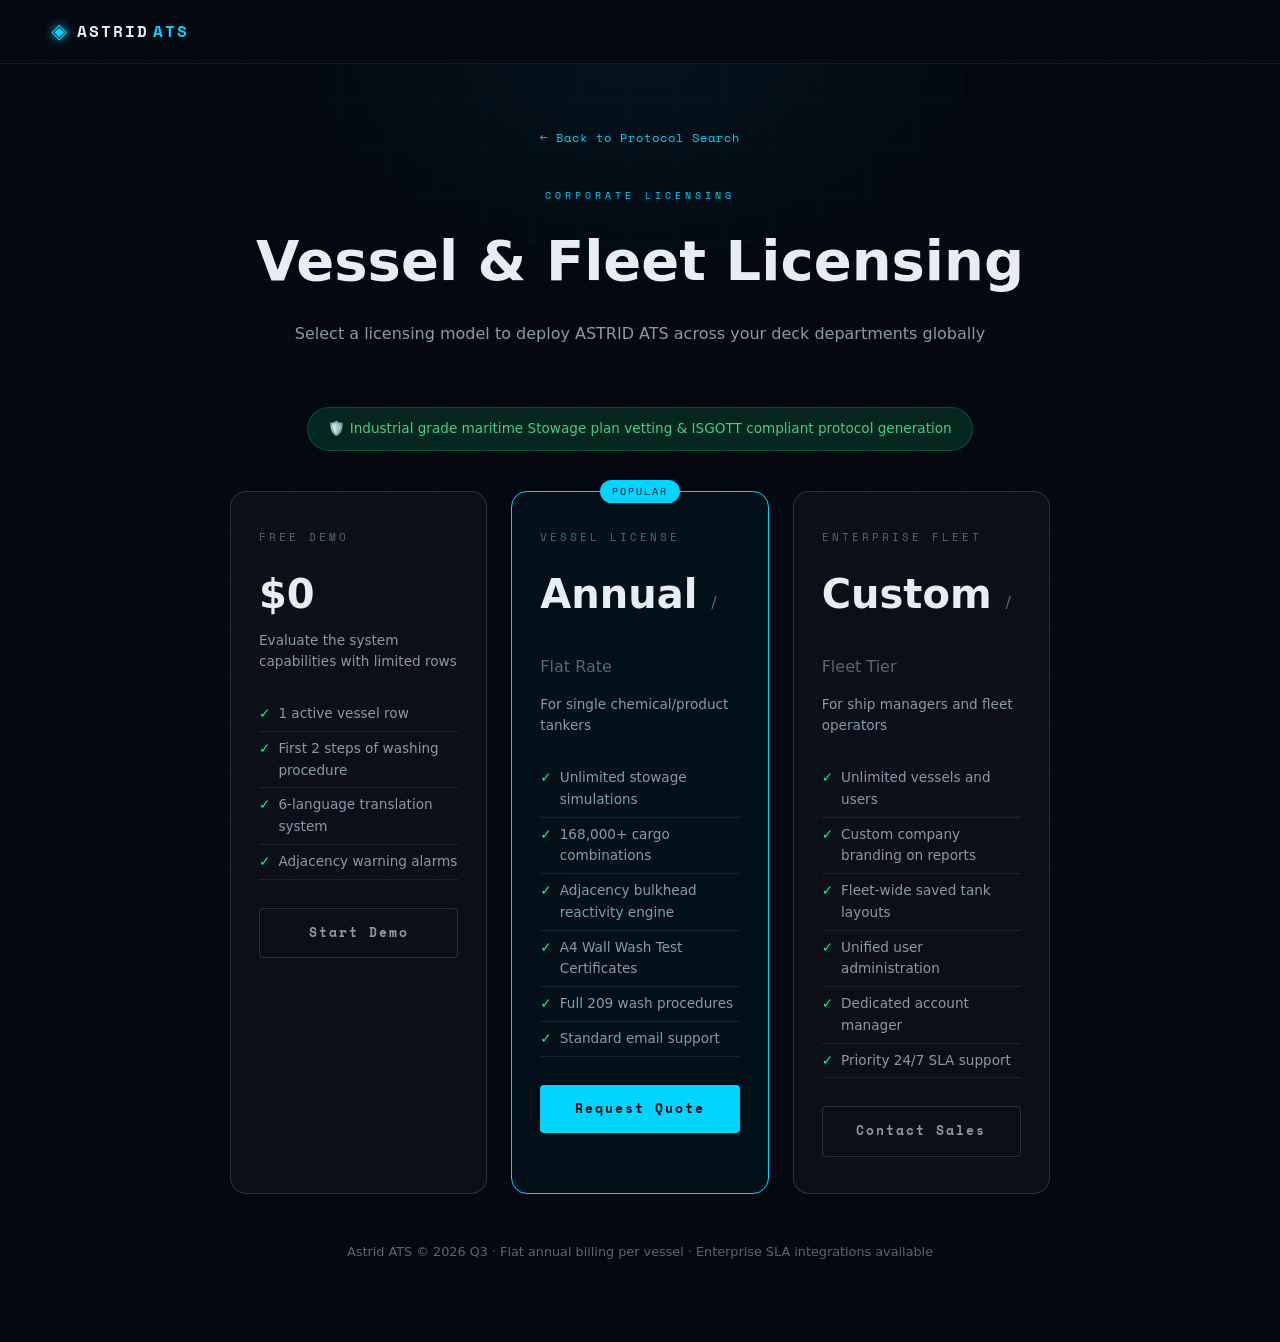
<file: pricing.html>
<!DOCTYPE html>
<html lang="en">
<head>
  <meta charset="UTF-8">
  <meta name="viewport" content="width=device-width, initial-scale=1.0">
  <title>Pricing — ASTRID ATS</title>
  <link rel="preconnect" href="https://fonts.googleapis.com">
  <link href="https://fonts.googleapis.com/css2?family=Space+Mono:wght@400;700&family=Syne:wght@400;600;800&display=swap" rel="stylesheet">
  <link rel="stylesheet" href="style.css">
  <style>
    .pricing-main { max-width: 900px; margin: 0 auto; padding: 60px clamp(16px,4vw,40px) 80px; position: relative; z-index: 1; text-align: center; }
    .pricing-tag { font-family: var(--mono); font-size: 0.65rem; letter-spacing: 4px; color: var(--accent); margin-bottom: 12px; }
    .pricing-h1 { font-size: clamp(2rem,5vw,3.5rem); font-weight: 800; margin-bottom: 16px; color: var(--text); }
    .pricing-sub { font-size: 1rem; color: var(--text2); margin-bottom: 60px; }
    .plans-grid { display: grid; grid-template-columns: repeat(auto-fit, minmax(240px, 1fr)); gap: 24px; margin-bottom: 48px; }
    .plan-card { background: var(--surface); border: 1px solid var(--border2); border-radius: 16px; padding: 36px 28px; text-align: left; position: relative; transition: all 0.2s; }
    .plan-card:hover { border-color: var(--accent); box-shadow: 0 0 30px var(--accent-glow); transform: translateY(-4px); }
    .plan-card.featured { border-color: var(--accent); background: rgba(0,212,255,0.04); }
    .plan-badge { position: absolute; top: -12px; left: 50%; transform: translateX(-50%); background: var(--accent); color: var(--bg); font-family: var(--mono); font-size: 0.6rem; letter-spacing: 2px; padding: 4px 12px; border-radius: 20px; white-space: nowrap; }
    .plan-name { font-family: var(--mono); font-size: 0.7rem; letter-spacing: 3px; color: var(--text3); margin-bottom: 16px; }
    .plan-price { font-size: 2.5rem; font-weight: 800; color: var(--text); margin-bottom: 4px; }
    .plan-price span { font-size: 1rem; color: var(--text3); font-weight: 400; }
    .plan-desc { font-size: 0.85rem; color: var(--text2); margin-bottom: 24px; line-height: 1.6; }
    .plan-features { list-style: none; padding: 0; margin-bottom: 28px; }
    .plan-features li { font-size: 0.85rem; color: var(--text2); padding: 6px 0; border-bottom: 1px solid var(--border); display: flex; gap: 8px; }
    .plan-features li::before { content: "✓"; color: var(--green); flex-shrink: 0; }
    .plan-btn { display: block; width: 100%; padding: 14px; background: var(--accent); color: var(--bg); border: none; border-radius: var(--radius); font-family: var(--mono); font-size: 0.8rem; letter-spacing: 2px; font-weight: 700; cursor: pointer; text-align: center; text-decoration: none; transition: all 0.2s; }
    .plan-btn:hover { background: #33ddff; box-shadow: 0 0 20px var(--accent-glow); }
    .plan-btn.secondary { background: transparent; border: 1px solid var(--border2); color: var(--text2); }
    .plan-btn.secondary:hover { border-color: var(--accent); color: var(--accent); background: var(--accent-glow); }
    .guarantee { display: inline-flex; align-items: center; gap: 10px; background: var(--green-dim); border: 1px solid rgba(0,255,136,0.2); border-radius: 40px; padding: 10px 20px; font-size: 0.85rem; color: #44cc88; margin-bottom: 40px; }
    .back-link { display: inline-flex; align-items: center; gap: 8px; font-family: var(--mono); font-size: 0.75rem; color: var(--accent); text-decoration: none; margin-bottom: 40px; letter-spacing: 1px; }
  </style>
</head>
<body>
  <div class="bg-grid"></div>
  <div class="bg-glow"></div>
  <nav class="nav">
    <div class="nav-logo">
      <span class="logo-mark">◈</span>
      <span class="logo-text">ASTRID<span class="logo-sub">ATS</span></span>
    </div>
  </nav>

  <main class="pricing-main">
    <a href="index.html" class="back-link">← Back to Protocol Search</a>
    <div class="pricing-tag">CORPORATE LICENSING</div>
    <h1 class="pricing-h1">Vessel & Fleet Licensing</h1>
    <p class="pricing-sub">Select a licensing model to deploy ASTRID ATS across your deck departments globally</p>

    <div class="guarantee">🛡️ Industrial grade maritime Stowage plan vetting & ISGOTT compliant protocol generation</div>

    <div class="plans-grid">

      <div class="plan-card">
        <div class="plan-name">FREE DEMO</div>
        <div class="plan-price">$0</div>
        <div class="plan-desc">Evaluate the system capabilities with limited rows</div>
        <ul class="plan-features">
          <li>1 active vessel row</li>
          <li>First 2 steps of washing procedure</li>
          <li>6-language translation system</li>
          <li>Adjacency warning alarms</li>
        </ul>
        <a href="index.html" class="plan-btn secondary">Start Demo</a>
      </div>

      <div class="plan-card featured">
        <div class="plan-badge">POPULAR</div>
        <div class="plan-name">VESSEL LICENSE</div>
        <div class="plan-price">Annual <span>/ Flat Rate</span></div>
        <div class="plan-desc">For single chemical/product tankers</div>
        <ul class="plan-features">
          <li>Unlimited stowage simulations</li>
          <li>168,000+ cargo combinations</li>
          <li>Adjacency bulkhead reactivity engine</li>
          <li>A4 Wall Wash Test Certificates</li>
          <li>Full 209 wash procedures</li>
          <li>Standard email support</li>
        </ul>
        <a href="mailto:sales@astridats.com?subject=Vessel License Request - Astrid ATS&body=Hello,%0D%0A%0D%0AI would like to request an annual vessel license. Please provide details.%0D%0A%0D%0ABest regards," class="plan-btn">Request Quote</a>
      </div>

      <div class="plan-card">
        <div class="plan-name">ENTERPRISE FLEET</div>
        <div class="plan-price">Custom <span>/ Fleet Tier</span></div>
        <div class="plan-desc">For ship managers and fleet operators</div>
        <ul class="plan-features">
          <li>Unlimited vessels and users</li>
          <li>Custom company branding on reports</li>
          <li>Fleet-wide saved tank layouts</li>
          <li>Unified user administration</li>
          <li>Dedicated account manager</li>
          <li>Priority 24/7 SLA support</li>
        </ul>
        <a href="mailto:sales@astridats.com?subject=Enterprise Fleet License Inquiry - Astrid ATS&body=Hello,%0D%0A%0D%0AI would like to inquire about a fleet license for our shipping fleet. Please contact us to discuss options.%0D%0A%0D%0ABest regards," class="plan-btn secondary">Contact Sales</a>
      </div>

    </div>

    <p style="font-size: 0.8rem; color: var(--text3);">Astrid ATS © 2026 Q3 · Flat annual billing per vessel · Enterprise SLA integrations available</p>
  </main>
  <script>
    const theme = localStorage.getItem('ats_theme') || 'dark';
    if (theme === 'light') {
      document.body.classList.add('light-mode');
    } else if (theme === 'night') {
      document.body.classList.add('night-mode');
    }
  </script>
</body>
</html>
</file>
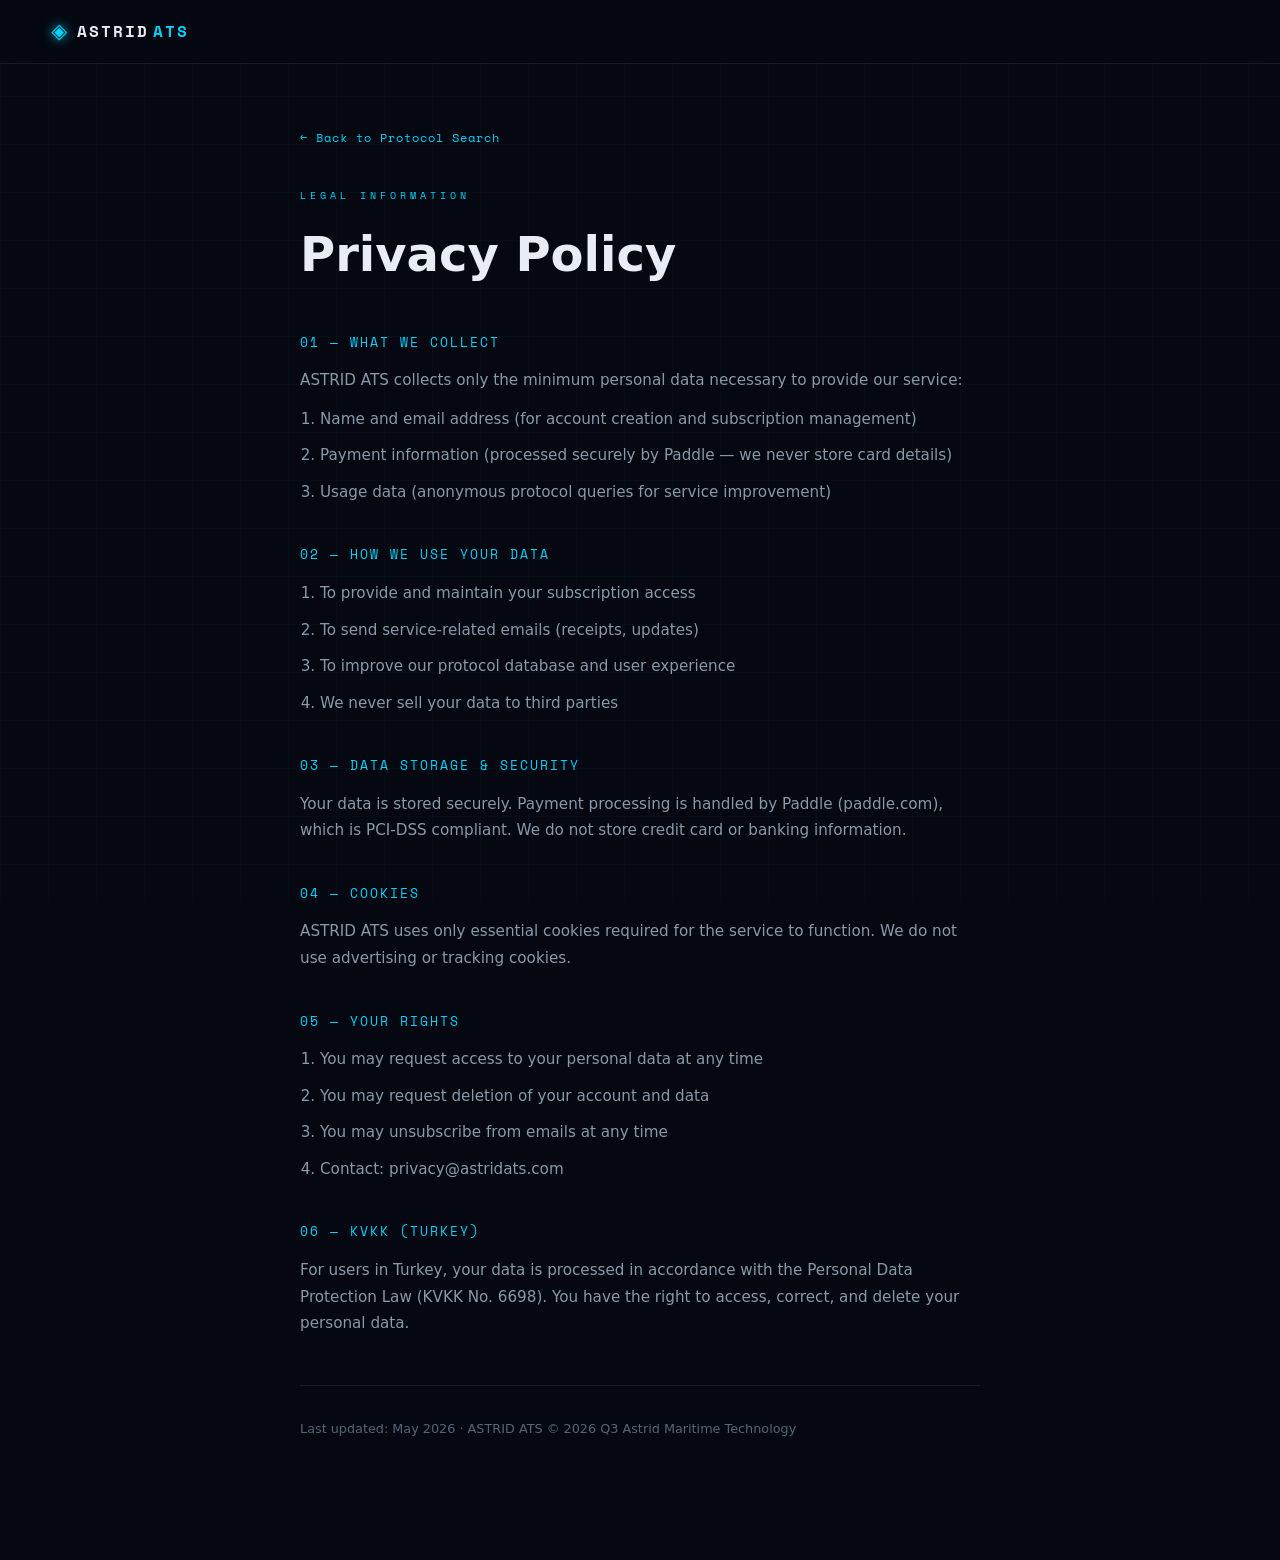
<file: privacy.html>
<!DOCTYPE html>
<html lang="en">
<head>
  <meta charset="UTF-8">
  <meta name="viewport" content="width=device-width, initial-scale=1.0">
  <title>Privacy Policy — ASTRID ATS</title>
  <link rel="preconnect" href="https://fonts.googleapis.com">
  <link href="https://fonts.googleapis.com/css2?family=Space+Mono:wght@400;700&family=Syne:wght@400;600;800&display=swap" rel="stylesheet">
  <link rel="stylesheet" href="style.css">
  <style>
    .terms-main { max-width: 760px; margin: 0 auto; padding: 60px clamp(16px,4vw,40px) 80px; position: relative; z-index: 1; }
    .terms-title { font-family: var(--mono); font-size: 0.65rem; letter-spacing: 4px; color: var(--accent); margin-bottom: 12px; }
    .terms-h1 { font-size: clamp(1.8rem,5vw,3rem); font-weight: 800; margin-bottom: 40px; color: var(--text); }
    .terms-section { margin-bottom: 40px; }
    .terms-h2 { font-family: var(--mono); font-size: 0.8rem; letter-spacing: 2px; color: var(--accent); margin-bottom: 14px; text-transform: uppercase; }
    .terms-p { font-size: 0.95rem; color: var(--text2); line-height: 1.75; margin-bottom: 12px; }
    .back-link { display: inline-flex; align-items: center; gap: 8px; font-family: var(--mono); font-size: 0.75rem; color: var(--accent); text-decoration: none; margin-bottom: 40px; letter-spacing: 1px; }
    .back-link:hover { text-decoration: underline; }
    ol.terms-list { padding-left: 20px; }
    ol.terms-list li { font-size: 0.95rem; color: var(--text2); line-height: 1.75; margin-bottom: 10px; }
  </style>
</head>
<body>
  <div class="bg-grid"></div>
  <nav class="nav">
    <div class="nav-logo">
      <span class="logo-mark">◈</span>
      <span class="logo-text">ASTRID<span class="logo-sub">ATS</span></span>
    </div>
  </nav>
  <main class="terms-main">
    <a href="index.html" class="back-link">← Back to Protocol Search</a>
    <div class="terms-title">LEGAL INFORMATION</div>
    <h1 class="terms-h1">Privacy Policy</h1>

    <div class="terms-section">
      <div class="terms-h2">01 — What We Collect</div>
      <p class="terms-p">ASTRID ATS collects only the minimum personal data necessary to provide our service:</p>
      <ol class="terms-list">
        <li>Name and email address (for account creation and subscription management)</li>
        <li>Payment information (processed securely by Paddle — we never store card details)</li>
        <li>Usage data (anonymous protocol queries for service improvement)</li>
      </ol>
    </div>

    <div class="terms-section">
      <div class="terms-h2">02 — How We Use Your Data</div>
      <ol class="terms-list">
        <li>To provide and maintain your subscription access</li>
        <li>To send service-related emails (receipts, updates)</li>
        <li>To improve our protocol database and user experience</li>
        <li>We never sell your data to third parties</li>
      </ol>
    </div>

    <div class="terms-section">
      <div class="terms-h2">03 — Data Storage & Security</div>
      <p class="terms-p">Your data is stored securely. Payment processing is handled by Paddle (paddle.com), which is PCI-DSS compliant. We do not store credit card or banking information.</p>
    </div>

    <div class="terms-section">
      <div class="terms-h2">04 — Cookies</div>
      <p class="terms-p">ASTRID ATS uses only essential cookies required for the service to function. We do not use advertising or tracking cookies.</p>
    </div>

    <div class="terms-section">
      <div class="terms-h2">05 — Your Rights</div>
      <ol class="terms-list">
        <li>You may request access to your personal data at any time</li>
        <li>You may request deletion of your account and data</li>
        <li>You may unsubscribe from emails at any time</li>
        <li>Contact: privacy@astridats.com</li>
      </ol>
    </div>

    <div class="terms-section">
      <div class="terms-h2">06 — KVKK (Turkey)</div>
      <p class="terms-p">For users in Turkey, your data is processed in accordance with the Personal Data Protection Law (KVKK No. 6698). You have the right to access, correct, and delete your personal data.</p>
    </div>

    <div class="terms-section" style="border-top: 1px solid var(--border); padding-top: 32px; margin-top: 48px;">
      <p class="terms-p" style="font-size: 0.8rem; color: var(--text3);">Last updated: May 2026 · ASTRID ATS © 2026 Q3 Astrid Maritime Technology</p>
    </div>
  </main>
  <script>
    const theme = localStorage.getItem('ats_theme') || 'dark';
    if (theme === 'light') {
      document.body.classList.add('light-mode');
    } else if (theme === 'night') {
      document.body.classList.add('night-mode');
    }
  </script>
</body>
</html>
</file>
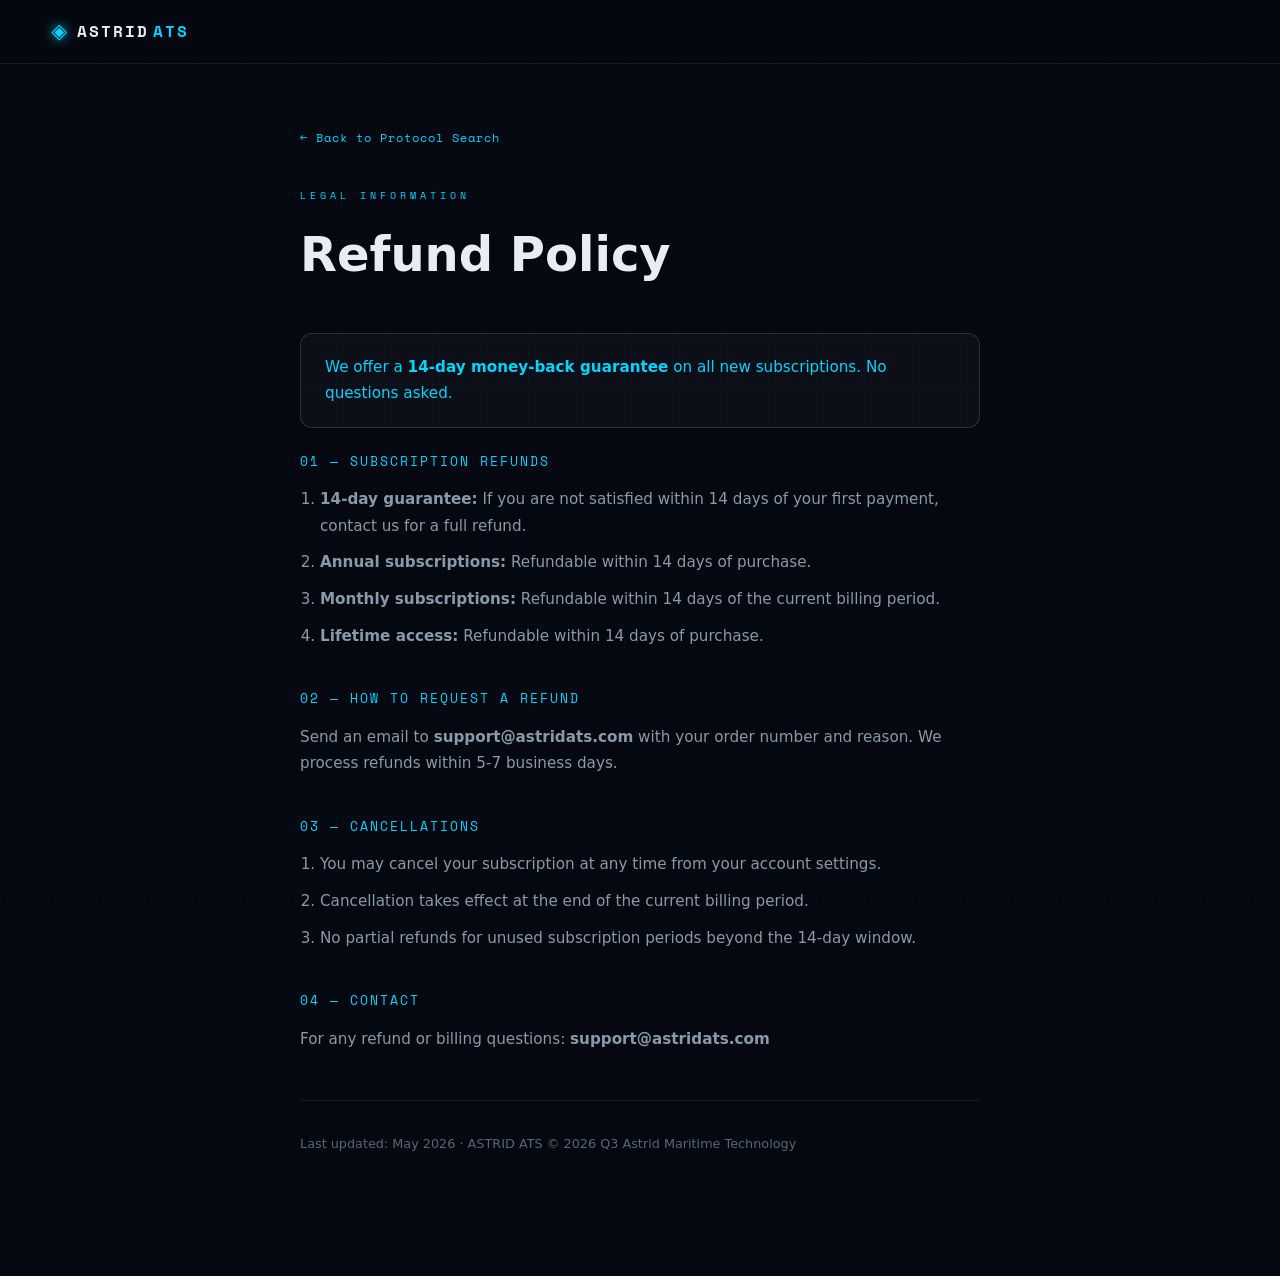
<file: refund.html>
<!DOCTYPE html>
<html lang="en">
<head>
  <meta charset="UTF-8">
  <meta name="viewport" content="width=device-width, initial-scale=1.0">
  <title>Refund Policy — ASTRID ATS</title>
  <link rel="preconnect" href="https://fonts.googleapis.com">
  <link href="https://fonts.googleapis.com/css2?family=Space+Mono:wght@400;700&family=Syne:wght@400;600;800&display=swap" rel="stylesheet">
  <link rel="stylesheet" href="style.css">
  <style>
    .terms-main { max-width: 760px; margin: 0 auto; padding: 60px clamp(16px,4vw,40px) 80px; position: relative; z-index: 1; }
    .terms-title { font-family: var(--mono); font-size: 0.65rem; letter-spacing: 4px; color: var(--accent); margin-bottom: 12px; }
    .terms-h1 { font-size: clamp(1.8rem,5vw,3rem); font-weight: 800; margin-bottom: 40px; color: var(--text); }
    .terms-section { margin-bottom: 40px; }
    .terms-h2 { font-family: var(--mono); font-size: 0.8rem; letter-spacing: 2px; color: var(--accent); margin-bottom: 14px; text-transform: uppercase; }
    .terms-p { font-size: 0.95rem; color: var(--text2); line-height: 1.75; margin-bottom: 12px; }
    .back-link { display: inline-flex; align-items: center; gap: 8px; font-family: var(--mono); font-size: 0.75rem; color: var(--accent); text-decoration: none; margin-bottom: 40px; letter-spacing: 1px; }
    .back-link:hover { text-decoration: underline; }
    ol.terms-list { padding-left: 20px; }
    ol.terms-list li { font-size: 0.95rem; color: var(--text2); line-height: 1.75; margin-bottom: 10px; }
    .highlight-box { background: var(--surface); border: 1px solid var(--border2); border-radius: var(--radius2); padding: 20px 24px; margin-bottom: 24px; }
  </style>
</head>
<body>
  <div class="bg-grid"></div>
  <nav class="nav">
    <div class="nav-logo">
      <span class="logo-mark">◈</span>
      <span class="logo-text">ASTRID<span class="logo-sub">ATS</span></span>
    </div>
  </nav>
  <main class="terms-main">
    <a href="index.html" class="back-link">← Back to Protocol Search</a>
    <div class="terms-title">LEGAL INFORMATION</div>
    <h1 class="terms-h1">Refund Policy</h1>

    <div class="highlight-box">
      <p class="terms-p" style="margin:0; color: var(--accent);">We offer a <strong>14-day money-back guarantee</strong> on all new subscriptions. No questions asked.</p>
    </div>

    <div class="terms-section">
      <div class="terms-h2">01 — Subscription Refunds</div>
      <ol class="terms-list">
        <li><strong>14-day guarantee:</strong> If you are not satisfied within 14 days of your first payment, contact us for a full refund.</li>
        <li><strong>Annual subscriptions:</strong> Refundable within 14 days of purchase.</li>
        <li><strong>Monthly subscriptions:</strong> Refundable within 14 days of the current billing period.</li>
        <li><strong>Lifetime access:</strong> Refundable within 14 days of purchase.</li>
      </ol>
    </div>

    <div class="terms-section">
      <div class="terms-h2">02 — How to Request a Refund</div>
      <p class="terms-p">Send an email to <strong>support@astridats.com</strong> with your order number and reason. We process refunds within 5-7 business days.</p>
    </div>

    <div class="terms-section">
      <div class="terms-h2">03 — Cancellations</div>
      <ol class="terms-list">
        <li>You may cancel your subscription at any time from your account settings.</li>
        <li>Cancellation takes effect at the end of the current billing period.</li>
        <li>No partial refunds for unused subscription periods beyond the 14-day window.</li>
      </ol>
    </div>

    <div class="terms-section">
      <div class="terms-h2">04 — Contact</div>
      <p class="terms-p">For any refund or billing questions: <strong>support@astridats.com</strong></p>
    </div>

    <div class="terms-section" style="border-top: 1px solid var(--border); padding-top: 32px; margin-top: 48px;">
      <p class="terms-p" style="font-size: 0.8rem; color: var(--text3);">Last updated: May 2026 · ASTRID ATS © 2026 Q3 Astrid Maritime Technology</p>
    </div>
  </main>
  <script>
    const theme = localStorage.getItem('ats_theme') || 'dark';
    if (theme === 'light') {
      document.body.classList.add('light-mode');
    } else if (theme === 'night') {
      document.body.classList.add('night-mode');
    }
  </script>
</body>
</html>
</file>
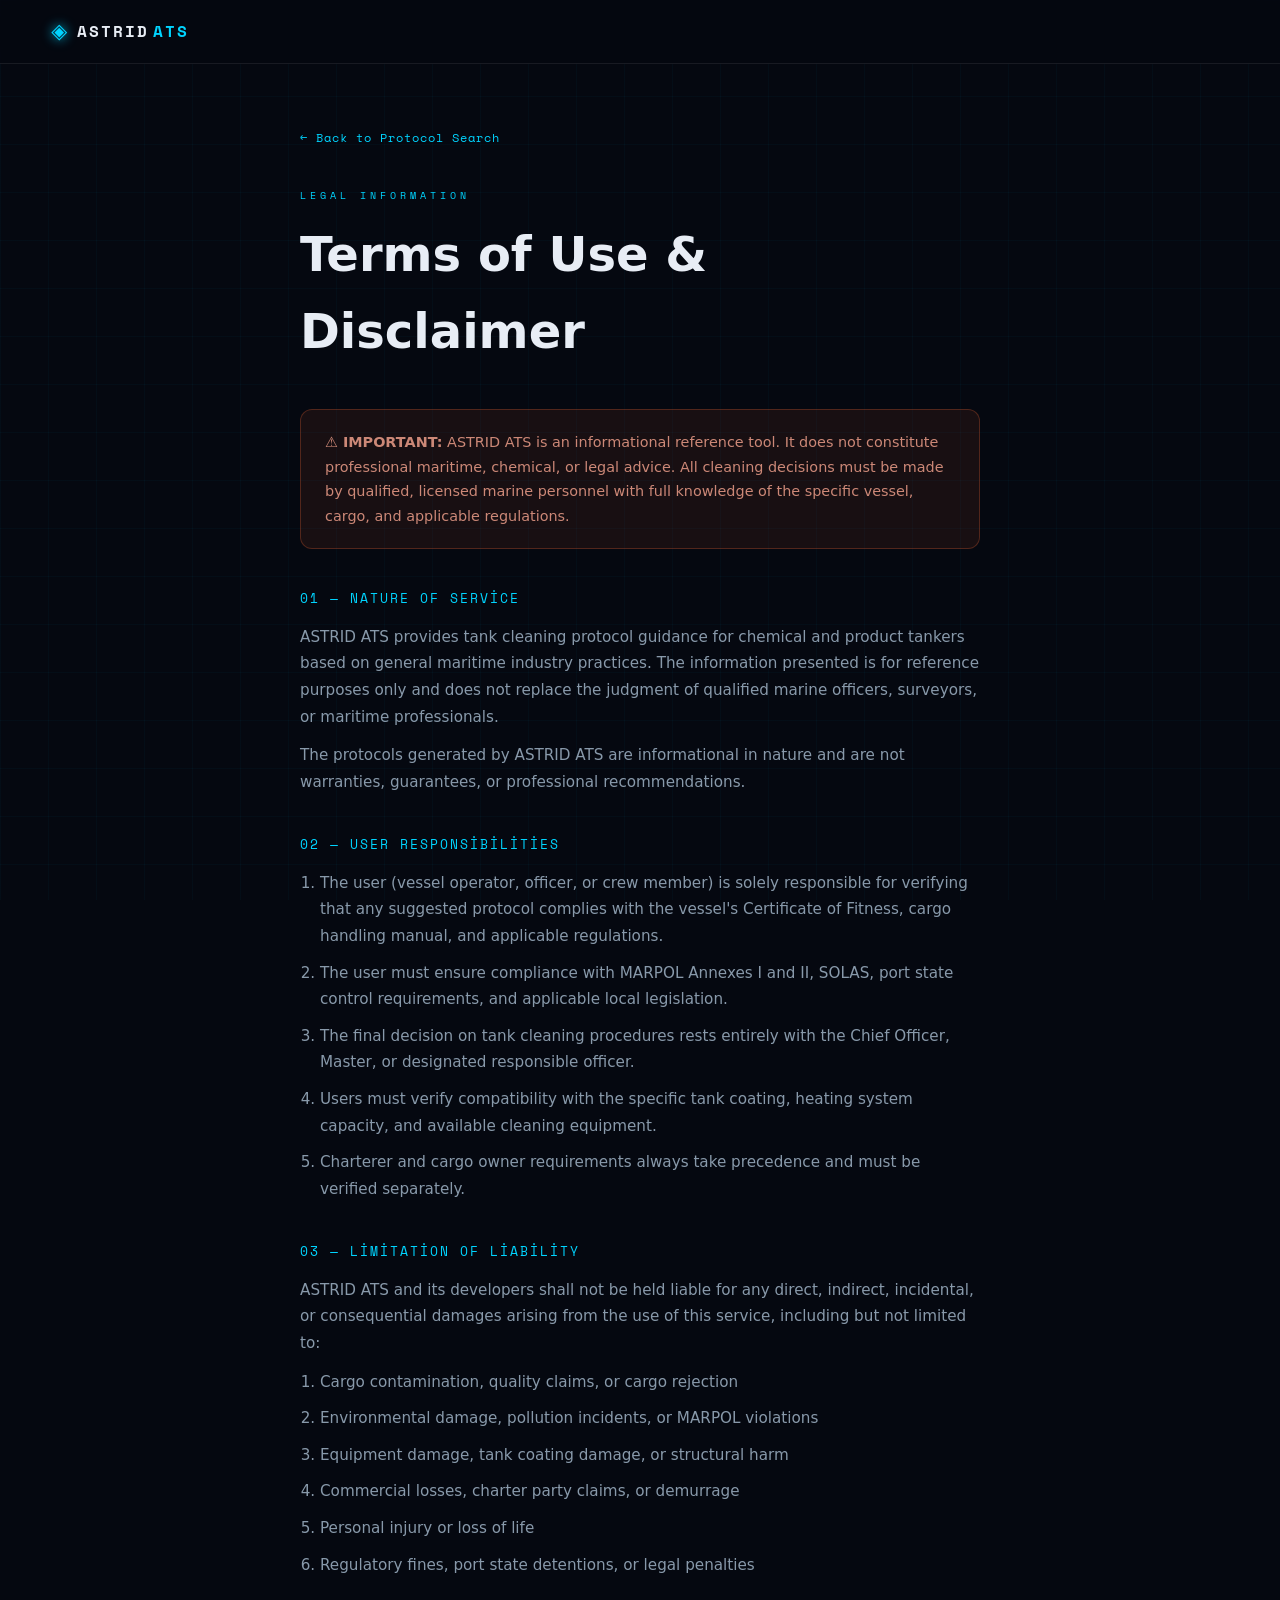
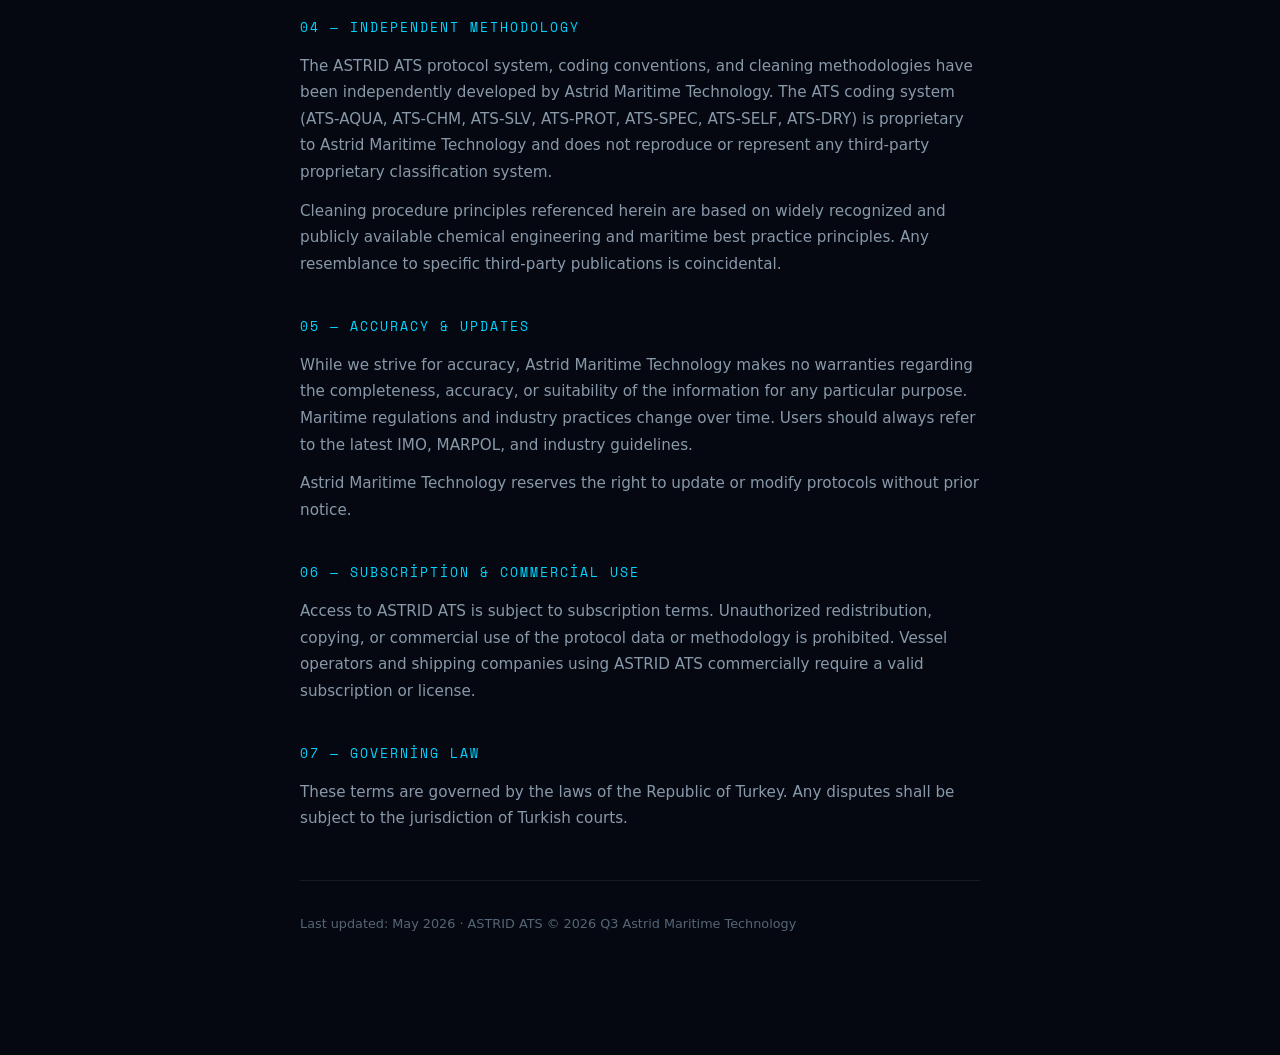
<file: terms.html>
<!DOCTYPE html>
<html lang="tr">
<head>
  <meta charset="UTF-8">
  <meta name="viewport" content="width=device-width, initial-scale=1.0">
  <title>Terms of Use — ASTRID ATS</title>
  <link rel="preconnect" href="https://fonts.googleapis.com">
  <link href="https://fonts.googleapis.com/css2?family=Space+Mono:wght@400;700&family=Syne:wght@400;600;800&display=swap" rel="stylesheet">
  <link rel="stylesheet" href="style.css">
  <style>
    .terms-main { max-width: 760px; margin: 0 auto; padding: 60px clamp(16px,4vw,40px) 80px; position: relative; z-index: 1; }
    .terms-title { font-family: var(--mono); font-size: 0.65rem; letter-spacing: 4px; color: var(--accent); margin-bottom: 12px; }
    .terms-h1 { font-size: clamp(1.8rem,5vw,3rem); font-weight: 800; margin-bottom: 40px; color: var(--text); }
    .terms-section { margin-bottom: 40px; }
    .terms-h2 { font-family: var(--mono); font-size: 0.8rem; letter-spacing: 2px; color: var(--accent); margin-bottom: 14px; text-transform: uppercase; }
    .terms-p { font-size: 0.95rem; color: var(--text2); line-height: 1.75; margin-bottom: 12px; }
    .terms-warn { background: var(--warn-bg); border: 1px solid rgba(255,107,53,0.25); border-radius: var(--radius2); padding: 20px 24px; margin-bottom: 40px; color: #cc8877; font-size: 0.9rem; line-height: 1.7; }
    .back-link { display: inline-flex; align-items: center; gap: 8px; font-family: var(--mono); font-size: 0.75rem; color: var(--accent); text-decoration: none; margin-bottom: 40px; letter-spacing: 1px; }
    .back-link:hover { text-decoration: underline; }
    ol.terms-list { padding-left: 20px; }
    ol.terms-list li { font-size: 0.95rem; color: var(--text2); line-height: 1.75; margin-bottom: 10px; }
  </style>
</head>
<body>
  <div class="bg-grid"></div>

  <nav class="nav">
    <div class="nav-logo">
      <span class="logo-mark">◈</span>
      <span class="logo-text">ASTRID<span class="logo-sub">ATS</span></span>
    </div>
  </nav>

  <main class="terms-main">
    <a href="index.html" class="back-link">← Back to Protocol Search</a>

    <div class="terms-title">LEGAL INFORMATION</div>
    <h1 class="terms-h1">Terms of Use &<br>Disclaimer</h1>

    <div class="terms-warn">
      <strong>⚠ IMPORTANT:</strong> ASTRID ATS is an informational reference tool.
      It does not constitute professional maritime, chemical, or legal advice.
      All cleaning decisions must be made by qualified, licensed marine personnel
      with full knowledge of the specific vessel, cargo, and applicable regulations.
    </div>

    <div class="terms-section">
      <div class="terms-h2">01 — Nature of Service</div>
      <p class="terms-p">ASTRID ATS provides tank cleaning protocol guidance for chemical and product tankers based on general maritime industry practices. The information presented is for reference purposes only and does not replace the judgment of qualified marine officers, surveyors, or maritime professionals.</p>
      <p class="terms-p">The protocols generated by ASTRID ATS are informational in nature and are not warranties, guarantees, or professional recommendations.</p>
    </div>

    <div class="terms-section">
      <div class="terms-h2">02 — User Responsibilities</div>
      <ol class="terms-list">
        <li>The user (vessel operator, officer, or crew member) is solely responsible for verifying that any suggested protocol complies with the vessel's Certificate of Fitness, cargo handling manual, and applicable regulations.</li>
        <li>The user must ensure compliance with MARPOL Annexes I and II, SOLAS, port state control requirements, and applicable local legislation.</li>
        <li>The final decision on tank cleaning procedures rests entirely with the Chief Officer, Master, or designated responsible officer.</li>
        <li>Users must verify compatibility with the specific tank coating, heating system capacity, and available cleaning equipment.</li>
        <li>Charterer and cargo owner requirements always take precedence and must be verified separately.</li>
      </ol>
    </div>

    <div class="terms-section">
      <div class="terms-h2">03 — Limitation of Liability</div>
      <p class="terms-p">ASTRID ATS and its developers shall not be held liable for any direct, indirect, incidental, or consequential damages arising from the use of this service, including but not limited to:</p>
      <ol class="terms-list">
        <li>Cargo contamination, quality claims, or cargo rejection</li>
        <li>Environmental damage, pollution incidents, or MARPOL violations</li>
        <li>Equipment damage, tank coating damage, or structural harm</li>
        <li>Commercial losses, charter party claims, or demurrage</li>
        <li>Personal injury or loss of life</li>
        <li>Regulatory fines, port state detentions, or legal penalties</li>
      </ol>
    </div>

    <div class="terms-section">
      <div class="terms-h2">04 — Independent Methodology</div>
      <p class="terms-p">The ASTRID ATS protocol system, coding conventions, and cleaning methodologies have been independently developed by Astrid Maritime Technology. The ATS coding system (ATS-AQUA, ATS-CHM, ATS-SLV, ATS-PROT, ATS-SPEC, ATS-SELF, ATS-DRY) is proprietary to Astrid Maritime Technology and does not reproduce or represent any third-party proprietary classification system.</p>
      <p class="terms-p">Cleaning procedure principles referenced herein are based on widely recognized and publicly available chemical engineering and maritime best practice principles. Any resemblance to specific third-party publications is coincidental.</p>
    </div>

    <div class="terms-section">
      <div class="terms-h2">05 — Accuracy & Updates</div>
      <p class="terms-p">While we strive for accuracy, Astrid Maritime Technology makes no warranties regarding the completeness, accuracy, or suitability of the information for any particular purpose. Maritime regulations and industry practices change over time. Users should always refer to the latest IMO, MARPOL, and industry guidelines.</p>
      <p class="terms-p">Astrid Maritime Technology reserves the right to update or modify protocols without prior notice.</p>
    </div>

    <div class="terms-section">
      <div class="terms-h2">06 — Subscription & Commercial Use</div>
      <p class="terms-p">Access to ASTRID ATS is subject to subscription terms. Unauthorized redistribution, copying, or commercial use of the protocol data or methodology is prohibited. Vessel operators and shipping companies using ASTRID ATS commercially require a valid subscription or license.</p>
    </div>

    <div class="terms-section">
      <div class="terms-h2">07 — Governing Law</div>
      <p class="terms-p">These terms are governed by the laws of the Republic of Turkey. Any disputes shall be subject to the jurisdiction of Turkish courts.</p>
    </div>

    <div class="terms-section" style="border-top: 1px solid var(--border); padding-top: 32px; margin-top: 48px;">
      <p class="terms-p" style="font-size: 0.8rem; color: var(--text3);">Last updated: May 2026 · ASTRID ATS © 2026 Q3 Astrid Maritime Technology</p>
    </div>

  </main>
  <script>
    const theme = localStorage.getItem('ats_theme') || 'dark';
    if (theme === 'light') {
      document.body.classList.add('light-mode');
    } else if (theme === 'night') {
      document.body.classList.add('night-mode');
    }
  </script>
</body>
</html>
</file>
<file: style.css>
/* =============================================
   ASTRID ATS — STYLE SYSTEM
   Theme: Dark Industrial / Maritime Command
   ============================================= */

:root {
  --bg: #050810;
  --bg2: #0a0f1e;
  --surface: rgba(255,255,255,0.03);
  --surface2: rgba(255,255,255,0.06);
  --border: rgba(255,255,255,0.08);
  --border2: rgba(255,255,255,0.14);
  --accent: #00d4ff;
  --accent2: #0099cc;
  --accent-glow: rgba(0,212,255,0.15);
  --warn: #ff6b35;
  --warn-bg: rgba(255,107,53,0.08);
  --danger: #ff0055;
  --danger-bg: rgba(255,0,85,0.08);
  --danger-glow: rgba(255,0,85,0.20);
  --text: #e8edf5;
  --text2: #8899aa;
  --text3: #556677;
  --green: #00ff88;
  --green-dim: rgba(0,255,136,0.12);
  --mono: 'Space Mono', monospace;
  --sans: 'Inter', system-ui, -apple-system, sans-serif;
  --display: 'Syne', sans-serif;
  --radius: 4px;
  --radius2: 12px;
}

body.night-mode {
  --bg: #000000;
  --bg2: #04060b;
  --surface: rgba(0,255,136,0.02);
  --surface2: rgba(0,255,136,0.05);
  --border: rgba(0,255,136,0.08);
  --border2: rgba(0,255,136,0.16);
  --accent: #00ff88;
  --accent2: #00cc66;
  --accent-glow: rgba(0,255,136,0.12);
  --warn: #ff8c00;
  --warn-bg: rgba(255,140,0,0.06);
  --danger: #ff1a53;
  --danger-bg: rgba(255,26,83,0.08);
  --danger-glow: rgba(255,26,83,0.25);
  --text: #e0ffe0;
  --text2: #9ccc9c;
  --text3: #4a754a;
  --green: #00ff88;
  --green-dim: rgba(0,255,136,0.12);
}

body.light-mode {
  --bg: #ebf0f5;
  --bg2: #f8fafc;
  --surface: rgba(15, 23, 42, 0.04);
  --surface2: rgba(15, 23, 42, 0.08);
  --border: rgba(100, 116, 139, 0.12);
  --border2: rgba(100, 116, 139, 0.22);
  --accent: #2563eb;
  --accent2: #1d4ed8;
  --accent-glow: rgba(37, 99, 235, 0.08);
  --warn: #ea580c;
  --warn-bg: rgba(234, 88, 12, 0.05);
  --danger: #dc2626;
  --danger-bg: rgba(220, 38, 38, 0.05);
  --danger-glow: rgba(220, 38, 38, 0.15);
  --text: #0f172a;
  --text2: #475569;
  --text3: #64748b;
  --green: #15803d;
  --green-dim: rgba(21, 128, 61, 0.08);
}


*, *::before, *::after { box-sizing: border-box; margin: 0; padding: 0; }

html { scroll-behavior: smooth; }

body {
  background: var(--bg);
  color: var(--text);
  font-family: var(--sans);
  min-height: 100vh;
  overflow-x: hidden;
  line-height: 1.6;
}

/* --- Sleek Custom Scrollbars --- */
/* Firefox */
* {
  scrollbar-width: thin;
  scrollbar-color: rgba(255, 255, 255, 0.12) rgba(0, 0, 0, 0.2);
}

/* Chrome, Edge, Safari, Opera */
::-webkit-scrollbar {
  width: 6px;
  height: 6px;
}

::-webkit-scrollbar-track {
  background: rgba(0, 0, 0, 0.2);
  border-radius: 8px;
}

::-webkit-scrollbar-thumb {
  background: rgba(255, 255, 255, 0.12);
  border-radius: 8px;
  border: 1px solid transparent;
  background-clip: padding-box;
  transition: background 0.2s ease;
}

::-webkit-scrollbar-thumb:hover {
  background: rgba(255, 255, 255, 0.25);
  border: 1px solid transparent;
  background-clip: padding-box;
}

/* --- Settings Grid Layout --- */
.settings-subgrid {
  display: grid;
  grid-template-columns: 1fr 1fr;
  gap: 16px;
}
@media (max-width: 580px) {
  .settings-subgrid {
    grid-template-columns: 1fr;
    gap: 12px;
  }
}


/* ---- BACKGROUND ---- */
.bg-grid {
  position: fixed; inset: 0; z-index: 0;
  background-image:
    linear-gradient(rgba(0,212,255,0.03) 1px, transparent 1px),
    linear-gradient(90deg, rgba(0,212,255,0.03) 1px, transparent 1px);
  background-size: 48px 48px;
  pointer-events: none;
}

.bg-glow {
  position: fixed;
  top: -200px; left: 50%;
  transform: translateX(-50%);
  width: 800px; height: 500px;
  background: radial-gradient(ellipse, rgba(0,212,255,0.06) 0%, transparent 70%);
  z-index: 0; pointer-events: none;
}

/* ---- NAV ---- */
.nav {
  position: sticky; top: 0; z-index: 100;
  display: flex; align-items: center; justify-content: space-between;
  padding: 0 clamp(20px, 4vw, 60px);
  height: 64px;
  background: rgba(5,8,16,0.85);
  backdrop-filter: blur(16px);
  border-bottom: 1px solid var(--border);
}

.nav-logo {
  display: flex; align-items: center; gap: 10px;
  text-decoration: none;
}

.logo-mark {
  font-size: 1.3rem; color: var(--accent);
  filter: drop-shadow(0 0 6px var(--accent));
}

.logo-text {
  font-family: var(--mono);
  font-size: 1rem; font-weight: 700;
  letter-spacing: 2px; color: var(--text);
}

.logo-sub {
  color: var(--accent); margin-left: 4px;
}

.lang-toggle {
  display: flex; align-items: center; gap: 8px;
}

.lang-btn {
  font-family: var(--mono); font-size: 0.75rem;
  background: none; border: none; cursor: pointer;
  color: var(--text3); padding: 4px 8px;
  border-radius: var(--radius);
  transition: all 0.2s;
  letter-spacing: 1px;
}

.lang-btn:hover { color: var(--text); }
.lang-btn.active {
  color: var(--accent);
  background: var(--accent-glow);
}

.lang-sep { color: var(--text3); font-size: 0.7rem; }

/* ---- HERO ---- */
.hero {
  position: relative; z-index: 1;
  padding: clamp(40px, 8vw, 100px) clamp(20px, 4vw, 60px) clamp(20px, 4vw, 40px);
  text-align: center;
}

.hero-tag {
  font-family: var(--mono); font-size: 0.65rem;
  letter-spacing: 4px; color: var(--accent);
  margin-bottom: 24px;
  opacity: 0.8;
}

.hero-title {
  font-family: var(--display); font-weight: 800;
  font-size: clamp(3rem, 10vw, 7rem);
  line-height: 0.9;
  color: var(--text);
  letter-spacing: -2px;
  margin-bottom: 24px;
}

.hero-title em {
  font-style: normal;
  color: var(--accent);
  text-shadow: 0 0 40px rgba(0,212,255,0.3);
}

.hero-sub {
  font-size: 1rem; color: var(--text2);
  max-width: 500px; margin: 0 auto;
}

/* ---- MAIN ---- */
.main {
  position: relative; z-index: 1;
  max-width: 900px;
  margin: 0 auto;
  padding: 0 clamp(16px, 4vw, 40px) 80px;
}

/* ---- SEARCH PANEL ---- */
.search-panel {
  background: var(--surface);
  border: 1px solid var(--border2);
  border-radius: var(--radius2);
  padding: clamp(24px, 4vw, 48px);
  margin-bottom: 40px;
  backdrop-filter: blur(8px);
}

.search-grid {
  display: grid;
  grid-template-columns: 1fr auto 1fr;
  gap: 20px;
  align-items: end;
  margin-bottom: 32px;
}

@media (max-width: 620px) {
  .search-grid { grid-template-columns: 1fr; }
  .arrow-sep { display: none; }
}

.field-group {
  display: flex; flex-direction: column; gap: 10px;
}

.field-label {
  display: flex; align-items: center; gap: 10px;
  font-family: var(--mono); font-size: 0.7rem;
  letter-spacing: 2px; color: var(--text2);
  text-transform: uppercase;
}

.label-num {
  color: var(--accent); font-size: 0.65rem;
}

.input-wrap {
  position: relative;
}

.cargo-input {
  width: 100%;
  background: var(--bg2);
  border: 1px solid var(--border2);
  border-radius: var(--radius);
  padding: 14px 72px 14px 16px;
  color: var(--text);
  font-family: var(--mono); font-size: 0.85rem;
  outline: none;
  transition: all 0.2s;
  appearance: none;
  -webkit-appearance: none;
  -moz-appearance: none;
}

/* Tarayıcının datalist ok/list butonunu gizle */
.cargo-input::-webkit-calendar-picker-indicator {
  display: none !important;
  -webkit-appearance: none;
}
.cargo-input::-webkit-list-button {
  display: none !important;
  -webkit-appearance: none;
}

.cargo-input::placeholder { color: var(--text3); }
.cargo-input:focus {
  border-color: var(--accent);
  box-shadow: 0 0 0 3px var(--accent-glow);
  background: rgba(0,212,255,0.03);
}

.input-indicator {
  position: absolute; right: 14px; top: 50%;
  transform: translateY(-50%);
  font-family: var(--mono); font-size: 0.75rem;
  color: var(--text3);
  pointer-events: none;
  transition: all 0.2s;
  z-index: 2;
}

.input-indicator.found {
  color: var(--green);
}

.arrow-sep {
  color: var(--accent); opacity: 0.5;
  padding-bottom: 4px;
}

.run-btn {
  width: 100%;
  display: flex; align-items: center; justify-content: center; gap: 12px;
  background: var(--accent);
  color: var(--bg);
  border: none; border-radius: var(--radius);
  padding: 16px 32px;
  font-family: var(--mono); font-size: 0.9rem;
  font-weight: 700; letter-spacing: 2px;
  cursor: pointer;
  transition: all 0.2s;
  position: relative; overflow: hidden;
}

.run-btn::before {
  content: '';
  position: absolute; inset: 0;
  background: linear-gradient(135deg, transparent 40%, rgba(255,255,255,0.15) 100%);
}

.run-btn:hover {
  background: #33ddff;
  box-shadow: 0 0 30px var(--accent-glow), 0 4px 20px rgba(0,212,255,0.3);
  transform: translateY(-1px);
}

.run-btn:active { transform: translateY(0); }

.run-btn.saved-success {
  background: #10b981 !important; /* Vibrant neon green */
  color: #000000 !important;
  box-shadow: 0 0 25px rgba(16, 185, 129, 0.7), 0 4px 20px rgba(16, 185, 129, 0.3) !important;
  border-color: #10b981 !important;
  cursor: default !important;
  transform: none !important;
}

.btn-icon { font-size: 0.75rem; opacity: 0.7; }

.error-msg {
  margin-top: 16px;
  padding: 12px 16px;
  background: rgba(255,107,53,0.08);
  border: 1px solid rgba(255,107,53,0.3);
  border-radius: var(--radius);
  color: var(--warn);
  font-family: var(--mono); font-size: 0.8rem;
  text-align: center;
}

/* ---- RESULTS ---- */
.results {
  animation: fadeUp 0.5s ease;
}

@keyframes fadeUp {
  from { opacity: 0; transform: translateY(20px); }
  to { opacity: 1; transform: translateY(0); }
}

.results-header {
  display: flex; align-items: flex-start; justify-content: space-between;
  gap: 16px; margin-bottom: 28px;
  flex-wrap: wrap;
}

.protocol-badge {
  display: flex; flex-direction: column; gap: 4px;
}

.badge-label {
  font-family: var(--mono); font-size: 0.6rem;
  letter-spacing: 3px; color: var(--text3);
}

.badge-code {
  font-family: var(--mono); font-size: 1.4rem;
  font-weight: 700; color: var(--accent);
  text-shadow: 0 0 20px var(--accent-glow);
  letter-spacing: 1px;
}

.badge-title {
  font-size: 0.95rem; color: var(--text2);
}

.results-actions {
  display: flex; gap: 10px;
}

.action-btn {
  display: flex; align-items: center; gap: 8px;
  background: var(--surface2);
  border: 1px solid var(--border2);
  border-radius: var(--radius);
  padding: 10px 16px;
  color: var(--text2);
  font-family: var(--mono); font-size: 0.7rem;
  letter-spacing: 1px; cursor: pointer;
  transition: all 0.2s;
}

.action-btn:hover {
  color: var(--accent); border-color: var(--accent);
  background: var(--accent-glow);
}

/* ---- INTENSITY ---- */
.intensity-row {
  display: flex; align-items: center; gap: 16px;
  margin-bottom: 32px;
  padding: 14px 20px;
  background: var(--surface);
  border: 1px solid var(--border);
  border-radius: var(--radius);
}

.intensity-label {
  font-family: var(--mono); font-size: 0.65rem;
  letter-spacing: 2px; color: var(--text3);
  white-space: nowrap;
}

.intensity-bar {
  flex: 1; height: 4px;
  background: var(--border2);
  border-radius: 2px;
  overflow: hidden;
}

.intensity-fill {
  height: 100%;
  border-radius: 2px;
  transition: width 0.8s cubic-bezier(0.4, 0, 0.2, 1);
  background: linear-gradient(90deg, var(--green), var(--accent), var(--warn));
}

.intensity-level {
  font-family: var(--mono); font-size: 0.75rem;
  color: var(--accent); white-space: nowrap;
  min-width: 50px; text-align: right;
}

/* ---- STEPS ---- */
.steps-header {
  font-family: var(--mono); font-size: 0.65rem;
  letter-spacing: 3px; color: var(--text3);
  margin-bottom: 16px;
  padding-left: 4px;
}

.steps-container {
  display: flex; flex-direction: column; gap: 12px;
  margin-bottom: 32px;
}

.step-card {
  display: flex;
  flex-direction: column;
  background: var(--surface);
  border: 1px solid var(--border);
  border-radius: var(--radius2);
  overflow: hidden;
  animation: stepIn 0.4s ease both;
  transition: border-color 0.2s, box-shadow 0.2s;
}

.step-top-row {
  display: grid;
  grid-template-columns: 48px 1fr;
  width: 100%;
}

.step-card:hover {
  border-color: var(--border2);
  box-shadow: 0 4px 20px rgba(0,0,0,0.3);
}

@keyframes stepIn {
  from { opacity: 0; transform: translateX(-12px); }
  to { opacity: 1; transform: translateX(0); }
}

.step-num-col {
  display: flex; align-items: center; justify-content: center;
  background: rgba(0,212,255,0.05);
  border-right: 1px solid var(--border);
  padding: 20px 0;
}

.step-num-text {
  font-family: var(--mono); font-size: 0.75rem;
  font-weight: 700; color: var(--accent);
  writing-mode: vertical-rl;
  text-orientation: mixed;
  letter-spacing: 2px;
}

.step-body {
  padding: 18px 20px;
  font-size: 0.9rem;
  color: var(--text2);
  line-height: 1.65;
}

.step-timesheet {
  display: flex;
  gap: 12px;
  padding: 12px 20px;
  background: rgba(255, 255, 255, 0.02);
  border-top: 1px dashed var(--border);
  font-size: 0.75rem;
  flex-wrap: wrap;
  align-items: center;
}

.timesheet-label {
  font-family: var(--mono);
  color: var(--text3);
  font-size: 0.65rem;
  text-transform: uppercase;
  margin-right: 4px;
}

.timesheet-field {
  display: flex;
  align-items: center;
  gap: 6px;
}

.timesheet-field label {
  color: var(--text2);
  font-size: 0.7rem;
}

.timesheet-input {
  background: rgba(0, 0, 0, 0.25);
  border: 1px solid var(--border);
  color: var(--text);
  padding: 4px 8px;
  border-radius: 4px;
  font-family: var(--mono);
  width: 110px;
  outline: none;
  font-size: 0.75rem;
  transition: border-color 0.2s, box-shadow 0.2s;
}

.timesheet-input:focus {
  border-color: var(--accent);
  box-shadow: 0 0 0 2px var(--accent-glow);
}

.timesheet-field.remarks-field {
  flex: 1;
  min-width: 180px;
}

.timesheet-field.remarks-field .timesheet-input {
  width: 100%;
}

/* ---- SAFETY ---- */
.safety-panel {
  display: flex; gap: 20px;
  background: var(--warn-bg);
  border: 1px solid rgba(255,107,53,0.25);
  border-radius: var(--radius2);
  padding: 24px;
}

.safety-icon {
  font-size: 1.5rem; color: var(--warn);
  flex-shrink: 0; line-height: 1;
  margin-top: 2px;
}

.safety-title {
  font-family: var(--mono); font-size: 0.65rem;
  letter-spacing: 3px; color: var(--warn);
  margin-bottom: 8px;
}

.safety-text {
  font-size: 0.9rem; color: #cc9988;
  line-height: 1.65;
}

/* ---- FOOTER ---- */
.footer {
  position: relative; z-index: 1;
  display: flex; align-items: center; justify-content: center;
  gap: 12px;
  padding: 24px;
  border-top: 1px solid var(--border);
  font-family: var(--mono); font-size: 0.7rem;
  color: var(--text3); letter-spacing: 1px;
}

.footer-sep { color: var(--border2); }

/* ---- UTILITY ---- */
.hidden { display: none !important; }

/* ---- PRINT ---- */
@media print {
  .nav, .hero, .search-panel, .footer, .bg-grid, .bg-glow, .results-actions { display: none !important; }
  body { background: white; color: #111; }
  .results { display: block !important; }
  .step-card { break-inside: avoid; border: 1px solid #ddd; }
  .safety-panel { border: 1px solid #f90; background: #fff8f5; }
  .badge-code { color: #0077aa; text-shadow: none; }
}

/* ---- DISCLAIMER BAND ---- */
.disclaimer-band {
  position: relative; z-index: 1;
  display: flex; align-items: center; gap: 12px;
  padding: 10px clamp(20px, 4vw, 60px);
  background: rgba(255,107,53,0.06);
  border-bottom: 1px solid rgba(255,107,53,0.2);
  font-size: 0.75rem; color: #cc8877;
}
.disc-icon { color: var(--warn); font-size: 0.9rem; flex-shrink: 0; }
.footer-link {
  color: var(--text3); text-decoration: none;
  transition: color 0.2s;
}
.footer-link:hover { color: var(--accent); }

/* ---- MODAL ---- */
.modal-overlay {
  position: fixed; inset: 0; z-index: 1000;
  background: rgba(5,8,16,0.92);
  backdrop-filter: blur(8px);
  display: flex; align-items: center; justify-content: center;
  padding: 20px;
}

.modal-box {
  background: #0d1424;
  border: 1px solid rgba(255,107,53,0.4);
  border-radius: 16px;
  padding: 40px;
  max-width: 520px; width: 100%;
  box-shadow: 0 0 60px rgba(255,107,53,0.15);
}

.modal-icon {
  font-size: 2rem; color: var(--warn);
  margin-bottom: 16px; text-align: center;
}

.modal-title {
  font-family: var(--mono); font-size: 0.75rem;
  letter-spacing: 3px; color: var(--warn);
  text-align: center; margin-bottom: 20px;
}

.modal-body {
  font-size: 0.9rem; color: var(--text2);
  line-height: 1.7; margin-bottom: 28px;
}

.modal-body ul {
  padding-left: 20px; margin-top: 12px;
}

.modal-body ul li {
  margin-bottom: 8px;
}

.modal-actions {
  display: grid; grid-template-columns: 1fr 1fr; gap: 12px;
}

.modal-btn-cancel {
  background: transparent;
  border: 1px solid var(--border2);
  border-radius: var(--radius);
  padding: 14px;
  color: var(--text3);
  font-family: var(--mono); font-size: 0.75rem;
  letter-spacing: 1px; cursor: pointer;
  transition: all 0.2s;
}

.modal-btn-cancel:hover { color: var(--text); border-color: var(--text3); }

.modal-btn-confirm {
  background: var(--warn);
  border: none; border-radius: var(--radius);
  padding: 14px;
  color: white;
  font-family: var(--mono); font-size: 0.75rem;
  letter-spacing: 1px; cursor: pointer;
  font-weight: 700;
  transition: all 0.2s;
}

.modal-btn-confirm:hover {
  background: #ff8555;
  box-shadow: 0 0 20px rgba(255,107,53,0.4);
}

/* ---- CONFIG PANEL ---- */
.config-panel {
  background: var(--surface);
  border: 1px solid var(--border2);
  border-radius: var(--radius2);
  padding: clamp(20px, 3vw, 36px);
  margin-bottom: 20px;
}

.panel-header {
  display: flex; align-items: center; gap: 12px;
  margin-bottom: 20px;
}

.panel-step {
  font-family: var(--mono); font-size: 0.65rem;
  color: var(--accent); letter-spacing: 2px;
  background: var(--accent-glow);
  padding: 4px 8px; border-radius: 4px;
}

.panel-title {
  font-family: var(--mono); font-size: 0.75rem;
  letter-spacing: 2px; color: var(--text);
}

.panel-warn-box {
  background: rgba(255,107,53,0.06);
  border: 1px solid rgba(255,107,53,0.2);
  border-radius: var(--radius);
  padding: 10px 14px;
  font-size: 0.8rem; color: #cc8877;
  margin-bottom: 20px;
}

.config-grid {
  display: grid;
  grid-template-columns: 1fr 1fr;
  gap: 20px;
}

@media (max-width: 560px) {
  .config-grid { grid-template-columns: 1fr; }
}

.select-input {
  width: 100%;
  background: var(--bg2);
  border: 1px solid var(--border2);
  border-radius: var(--radius);
  padding: 14px 16px;
  color: var(--text);
  font-family: var(--mono); font-size: 0.85rem;
  outline: none;
  cursor: pointer;
  transition: all 0.2s;
  appearance: none;
  background-image: url("data:image/svg+xml,%3Csvg xmlns='http://www.w3.org/2000/svg' width='12' height='12' viewBox='0 0 24 24' fill='none' stroke='%23556677' stroke-width='2'%3E%3Cpolyline points='6 9 12 15 18 9'/%3E%3C/svg%3E");
  background-repeat: no-repeat;
  background-position: right 14px center;
  padding-right: 40px;
}

.select-input:focus {
  border-color: var(--accent);
  box-shadow: 0 0 0 3px var(--accent-glow);
}

.settings-input {
  width: 100%;
  background: var(--bg2);
  border: 1px solid var(--border2);
  border-radius: var(--radius);
  padding: 10px 14px;
  color: var(--text);
  font-family: var(--mono);
  font-size: 0.85rem;
  outline: none;
  transition: all 0.25s ease;
  box-sizing: border-box;
}

.settings-input:focus {
  border-color: var(--accent);
  box-shadow: 0 0 0 3px var(--accent-glow);
  background: rgba(0, 212, 255, 0.03);
}

.settings-input::placeholder {
  color: var(--text3);
}

/* ---- COMPATIBILITY WARNINGS ---- */
.compat-warnings {
  margin-bottom: 24px;
  display: flex; flex-direction: column; gap: 10px;
}

.compat-warn-item {
  display: flex; gap: 12px; align-items: flex-start;
  padding: 14px 16px;
  border-radius: var(--radius);
  font-size: 0.88rem; line-height: 1.6;
}

.compat-warn-item.danger {
  background: rgba(255,50,50,0.08);
  border: 1px solid rgba(255,50,50,0.3);
  color: #ff9999;
}

.compat-warn-item.caution {
  background: rgba(255,200,0,0.06);
  border: 1px solid rgba(255,200,0,0.25);
  color: #ccaa44;
}

.compat-warn-item.ok {
  background: var(--green-dim);
  border: 1px solid rgba(0,255,136,0.2);
  color: #44cc88;
}

.compat-warn-icon { font-size: 1rem; flex-shrink: 0; }

/* ---- DISCLAIMER BAND ---- */
.disclaimer-band {
  position: relative; z-index: 1;
  display: flex; align-items: center; gap: 12px;
  padding: 10px clamp(20px, 4vw, 60px);
  background: rgba(255,107,53,0.06);
  border-bottom: 1px solid rgba(255,107,53,0.2);
  font-size: 0.75rem; color: #cc8877;
}
.disc-icon { color: var(--warn); font-size: 0.9rem; flex-shrink: 0; }
.footer-link {
  color: var(--text3); text-decoration: none;
  transition: color 0.2s;
}
.footer-link:hover { color: var(--accent); }

/* ---- LOCKED STEPS ---- */
.step-card.locked {
  opacity: 0.6;
  border-style: dashed;
}

.locked-body {
  display: flex; align-items: center; gap: 10px;
  color: var(--text3) !important;
  font-size: 0.85rem;
}

.upgrade-link {
  color: var(--accent);
  text-decoration: none;
  font-weight: 700;
}

.upgrade-link:hover { text-decoration: underline; }

/* ---- UPGRADE BANNER ---- */
.upgrade-banner {
  margin-top: 16px;
  padding: 16px 20px;
  background: linear-gradient(135deg, rgba(0,212,255,0.08), rgba(0,212,255,0.03));
  border: 1px solid var(--accent);
  border-radius: var(--radius2);
  font-size: 0.9rem;
  color: var(--text2);
  line-height: 1.6;
}

.upgrade-banner a {
  color: var(--accent);
  font-weight: 700;
  text-decoration: none;
}

.upgrade-banner a:hover { text-decoration: underline; }

/* ---- NAV BUTTONS ---- */
.pricing-nav-btn {
  font-family: var(--mono); font-size: 0.6rem;
  letter-spacing: 2px;
  background: var(--accent);
  color: #050810;
  border: none;
  padding: 7px 14px;
  border-radius: 3px;
  text-decoration: none;
  font-weight: 700;
  transition: all 0.2s;
  margin-left: 8px;
  white-space: nowrap;
}

.pricing-nav-btn:hover {
  background: #33ddff;
  box-shadow: 0 0 14px rgba(0,212,255,0.4);
}

/* ---- AUTH NAV BUTTON ---- */
.auth-nav-btn {
  font-family: var(--mono); font-size: 0.6rem;
  letter-spacing: 2px;
  background: transparent;
  border: 1px solid rgba(255,255,255,0.12);
  color: #8899aa;
  padding: 7px 14px;
  border-radius: 3px;
  text-decoration: none;
  transition: all 0.2s;
  margin-left: 6px;
  cursor: pointer;
  white-space: nowrap;
}

.auth-nav-btn:hover {
  color: var(--text);
  border-color: rgba(255,255,255,0.25);
  background: rgba(255,255,255,0.05);
}

/* ---- NAV CONTROLS ---- */
.nav-controls {
  display: flex; align-items: center; gap: 6px;
}

.nav-divider {
  width: 1px; height: 16px;
  background: var(--border2);
  margin: 0 6px;
}

.nav-pill {
  font-family: var(--mono); font-size: 0.6rem;
  letter-spacing: 2px; padding: 6px 12px;
  border-radius: 3px; cursor: pointer;
  transition: all 0.2s; white-space: nowrap;
  text-decoration: none; border: none;
}

.nav-pill-accent {
  background: var(--accent);
  color: #050810;
  font-weight: 700;
}

.nav-pill-accent:hover {
  background: #33ddff;
  box-shadow: 0 0 12px rgba(0,212,255,0.35);
}

/* Annual abone rozeti — yeşilimsi, upgrade için tıklanabilir */
.nav-pill-active {
  background: rgba(0,255,136,0.12);
  color: #44cc88;
  border: 1px solid rgba(0,255,136,0.35);
  font-weight: 700;
}
.nav-pill-active:hover {
  background: rgba(0,255,136,0.22);
  box-shadow: 0 0 12px rgba(0,255,136,0.25);
  color: #66ddaa;
}

/* Lifetime abone rozeti — altın/mor, tıklanamaz */
.nav-pill-lifetime {
  background: linear-gradient(135deg, rgba(200,160,255,0.18), rgba(255,200,100,0.15));
  color: #ffcc66;
  border: 1px solid rgba(255,200,100,0.4);
  font-weight: 700;
  cursor: default !important;
}

.nav-pill-ghost {
  background: transparent;
  color: var(--accent);
  border: 1px solid rgba(0,212,255,0.4);
  font-weight: 700;
}

.nav-pill-ghost:hover {
  background: rgba(0,212,255,0.08);
  border-color: var(--accent);
  box-shadow: 0 0 10px rgba(0,212,255,0.2);
}

.nav-pill-ghost.logged-in {
  color: var(--warn);
  border-color: rgba(255,107,53,0.4);
}

.nav-pill-ghost.logged-in:hover {
  background: rgba(255,107,53,0.08);
  border-color: var(--warn);
  box-shadow: 0 0 10px rgba(255,107,53,0.2);
}

/* ---- CLEAR BUTTON ---- */
.clear-btn {
  position: absolute; right: 10px; top: 50%;
  transform: translateY(-50%);
  background: rgba(255,107,53,0.08);
  border: 1px solid rgba(255,107,53,0.25);
  color: var(--warn); font-size: 0.75rem;
  cursor: pointer; padding: 4px 8px;
  border-radius: 4px;
  transition: all 0.15s;
  display: none;
  line-height: 1;
  z-index: 3;
  font-weight: 700;
}

.clear-btn:hover {
  color: #fff;
  background: var(--warn);
  border-color: var(--warn);
}

.clear-btn.visible { display: block; }

/* Make logo cursor pointer */
.nav-logo { cursor: pointer; }

/* ---- LOGOUT BUTTON ---- */
.nav-pill-logout {
  font-family: var(--mono); font-size: 0.6rem;
  letter-spacing: 2px; padding: 6px 12px;
  border-radius: 3px; cursor: pointer;
  transition: all 0.2s; white-space: nowrap;
  background: transparent;
  color: var(--warn);
  border: 1px solid rgba(255,107,53,0.4);
  font-weight: 700;
}

.nav-pill-logout:hover {
  background: rgba(255,107,53,0.1);
  border-color: var(--warn);
  box-shadow: 0 0 10px rgba(255,107,53,0.2);
}

/* =============================================
   ASTRID ATS v2.0 - ADDITIONAL B2B STYLE SYSTEM
   ============================================= */

.theme-toggle-btn {
  background: none;
  border: none;
  font-size: 1.1rem;
  cursor: pointer;
  padding: 4px 8px;
  border-radius: var(--radius);
  transition: transform 0.2s, background 0.2s;
  display: flex;
  align-items: center;
  justify-content: center;
}
.theme-toggle-btn:hover {
  background: var(--surface2);
  transform: scale(1.1);
}

/* --- SPLIT-SCREEN DASHBOARD LAYOUT --- */
.main-dashboard {
  position: relative;
  z-index: 1;
  max-width: 1440px;
  margin: 0 auto;
  padding: 0 20px 40px;
}

.dashboard-container {
  display: flex;
  gap: 20px;
  height: calc(100vh - 230px);
  min-height: 580px;
  overflow: hidden;
}
@media (max-width: 1024px) {
  .dashboard-container {
    flex-direction: column;
    height: auto;
    overflow: visible;
  }
}

.left-panel {
  flex: 0 0 390px;
  background: rgba(10, 15, 30, 0.45);
  border: 1px solid var(--border);
  border-radius: var(--radius2);
  overflow-y: auto;
  padding: 20px 10px;
  display: flex;
  flex-direction: column;
  align-items: center;
  backdrop-filter: blur(8px);
}
@media (max-width: 1024px) {
  .left-panel {
    flex: none;
    width: 100%;
    overflow-y: visible;
  }
}

.right-panel {
  flex: 1;
  background: rgba(10, 15, 30, 0.25);
  border: 1px solid var(--border);
  border-radius: var(--radius2);
  display: flex;
  flex-direction: column;
  overflow: hidden;
  backdrop-filter: blur(8px);
}
@media (max-width: 1024px) {
  .right-panel {
    height: auto;
    overflow: visible;
  }
}

/* --- DASHBOARD TABS --- */
.dashboard-tabs {
  display: flex;
  background: rgba(5, 8, 16, 0.8);
  border-bottom: 1px solid var(--border);
  flex-shrink: 0;
}
.tab-btn {
  flex: 1;
  background: none;
  border: none;
  border-bottom: 2px solid transparent;
  color: var(--text3);
  padding: 14px 10px;
  font-family: var(--mono);
  font-size: 0.75rem;
  font-weight: 700;
  cursor: pointer;
  transition: all 0.2s;
  text-align: center;
  letter-spacing: 1px;
  white-space: nowrap;
}
.tab-btn:hover {
  color: var(--text);
  background: rgba(255, 255, 255, 0.02);
}
.tab-btn.active {
  color: var(--accent);
  border-bottom-color: var(--accent);
  background: rgba(0, 212, 255, 0.04);
  text-shadow: 0 0 10px var(--accent-glow);
}

.tab-contents {
  flex: 1;
  overflow-y: auto;
  padding: 20px;
}
@media (max-width: 1024px) {
  .tab-contents {
    overflow-y: visible;
  }
}
.tab-pane {
  animation: fadeIn 0.3s ease;
}
.tab-pane.hidden {
  display: none !important;
}

/* --- BIRD'S EYE VIEW SHIP PROFILE --- */
.vessel-hull-container {
  width: 100%;
  display: flex;
  flex-direction: column;
  align-items: center;
}
.vessel-hull {
  position: relative;
  width: 350px;
  background: rgba(5, 8, 16, 0.7);
  border: 2px solid var(--border2);
  box-shadow: 0 0 30px rgba(0, 212, 255, 0.05);
  padding: 95px 18px 40px;
  /* Bow shape (blunt top) and Aft shape (slightly rounded bottom) */
  border-top-left-radius: 90px 350px;
  border-top-right-radius: 90px 350px;
  border-bottom-left-radius: 40px 60px;
  border-bottom-right-radius: 40px 60px;
  display: flex;
  flex-direction: column;
  align-items: center;
  transition: border-color 0.3s, box-shadow 0.3s;
}
.vessel-hull:hover {
  border-color: rgba(0, 212, 255, 0.4);
  box-shadow: 0 0 30px rgba(0, 212, 255, 0.12);
}
.hull-bow {
  font-family: var(--mono);
  font-size: 0.65rem;
  letter-spacing: 2px;
  color: var(--text3);
  margin-bottom: 25px;
  font-weight: 700;
  text-shadow: 0 0 6px rgba(255,255,255,0.05);
}
.hull-aft {
  font-family: var(--mono);
  font-size: 0.65rem;
  letter-spacing: 2px;
  color: var(--text3);
  margin-top: 25px;
  font-weight: 700;
  text-shadow: 0 0 6px rgba(255,255,255,0.05);
}
.vessel-grid {
  width: 100%;
  display: flex;
  flex-direction: column;
  gap: 6px;
}

/* --- SHIP STOWAGE GRID --- */
.vessel-row {
  display: grid;
  gap: 6px;
  width: 100%;
}
.vessel-row.row-pcs {
  grid-template-columns: 1fr 1.1fr 1fr;
}
.vessel-row.row-ps {
  grid-template-columns: 1fr 1fr;
}
.tank-placeholder {
  visibility: hidden;
  pointer-events: none;
}

.tank-card {
  background: var(--bg2);
  border: 1px solid var(--border2);
  border-radius: var(--radius);
  padding: 4px 6px;
  cursor: pointer;
  transition: all 0.2s;
  position: relative;
  display: flex;
  flex-direction: column;
  justify-content: space-between;
  min-height: 52px;
  box-shadow: 0 4px 8px rgba(0,0,0,0.15);
}
.tank-card:hover {
  transform: translateY(-1px);
  border-color: var(--accent);
  box-shadow: 0 4px 15px var(--accent-glow);
}
.tank-card.active-editing {
  border-color: var(--accent) !important;
  box-shadow: 0 0 15px var(--accent-glow) !important;
  background: rgba(0, 212, 255, 0.04);
}
.tank-card.just-saved {
  animation: saveFlash 1.5s ease-in-out !important;
}
.tank-card.just-saved::after {
  content: "✓";
  position: absolute;
  top: 50%;
  left: 50%;
  transform: translate(-50%, -50%) scale(0.5);
  font-size: 2.2rem;
  color: #10b981;
  font-weight: 800;
  text-shadow: 0 0 10px rgba(16, 185, 129, 0.85), 0 0 20px rgba(16, 185, 129, 0.4);
  pointer-events: none;
  z-index: 20;
  animation: tickFadeInPop 1.5s ease forwards;
}
@keyframes saveFlash {
  30%, 70% {
    border-color: #10b981 !important;
    box-shadow: 0 0 25px rgba(16, 185, 129, 0.85) !important;
    background: rgba(16, 185, 129, 0.08) !important;
  }
}
@keyframes tickFadeInPop {
  0% {
    opacity: 0;
    transform: translate(-50%, -50%) scale(0.5);
  }
  30%, 70% {
    opacity: 1;
    transform: translate(-50%, -50%) scale(1.25);
  }
  100% {
    opacity: 0;
    transform: translate(-50%, -50%) scale(0.85);
  }
}

/* Tank Coating color indicators */
.tank-card.epoxy { border-left: 4px solid #2a82e4; }
.tank-card.phenolic { border-left: 4px solid #ab47bc; }
.tank-card.zinc { border-left: 4px solid #78909c; }
.tank-card.stainless { border-left: 4px solid #ffb300; }
.tank-card.uncoated { border-left: 4px solid #d32f2f; }

.tank-card-top {
  display: flex;
  justify-content: space-between;
  align-items: center;
}
.tank-name-label {
  font-family: var(--mono);
  font-weight: 700;
  font-size: 0.8rem;
  color: var(--text);
}
.tank-cap-label {
  font-family: var(--mono);
  font-size: 0.6rem;
  color: var(--text3);
}
.tank-cargo-label {
  font-size: 0.68rem;
  color: var(--text2);
  font-weight: 600;
  margin-top: 2px;
  white-space: nowrap;
  overflow: hidden;
  text-overflow: ellipsis;
}
.tank-card-indicators {
  display: flex;
  gap: 4px;
  margin-top: 4px;
  align-items: center;
  min-height: 12px;
}
.ind-heated {
  font-size: 0.7rem;
  color: var(--warn);
  animation: pulse 1.5s infinite alternate;
}
.ind-wwt-pass {
  font-size: 0.7rem;
  font-weight: 700;
}
.tank-card.alert-active {
  border-color: var(--danger) !important;
  box-shadow: 0 0 12px var(--danger-glow) !important;
}

/* --- ROW SCHEMATIC BUILDER --- */
.row-config-list {
  display: flex;
  flex-direction: column;
  background: rgba(0, 0, 0, 0.15);
  border: 1px solid var(--border);
  border-radius: var(--radius);
  overflow: hidden;
}
.row-config-item {
  display: flex;
  align-items: center;
  justify-content: space-between;
  padding: 8px 12px;
  border-bottom: 1px solid var(--border);
  gap: 15px;
}
.row-config-item:last-child {
  border-bottom: none;
}
.row-config-item input[type="checkbox"] {
  width: 14px;
  height: 14px;
  cursor: pointer;
}

/* --- INLINE TANK EDITOR --- */
.editor-empty-state {
  display: flex;
  flex-direction: column;
  align-items: center;
  justify-content: center;
  padding: 60px 20px;
  text-align: center;
  color: var(--text3);
  height: 100%;
}
.empty-icon {
  font-size: 2.5rem;
  margin-bottom: 15px;
  opacity: 0.5;
}
.editor-selected-header {
  display: flex;
  justify-content: space-between;
  align-items: center;
  background: rgba(0, 212, 255, 0.05);
  border: 1px solid var(--border2);
  padding: 10px 14px;
  border-radius: var(--radius);
  font-family: var(--mono);
  font-size: 0.8rem;
}

.tank-cargo-box, .tank-wwt-box {
  background: rgba(0,0,0,0.15);
  border: 1px solid var(--border);
  border-radius: var(--radius);
  padding: 16px;
  margin-top: 16px;
}
.cargo-box-title {
  font-family: var(--mono);
  font-size: 0.65rem;
  letter-spacing: 2px;
  color: var(--text3);
  margin-bottom: 12px;
  text-transform: uppercase;
}
.wwt-checklist {
  display: grid;
  grid-template-columns: 1fr;
  gap: 10px;
}
.wwt-chk-label {
  display: flex;
  align-items: center;
  gap: 10px;
  font-family: var(--mono);
  font-size: 0.75rem;
  color: var(--text2);
  cursor: pointer;
}
.wwt-chk-label input[type="checkbox"],
.custom-checkbox {
  appearance: none;
  -webkit-appearance: none;
  width: 16px;
  height: 16px;
  border: 1px solid rgba(0, 212, 255, 0.4);
  border-radius: 3px;
  background: rgba(5, 8, 16, 0.6);
  position: relative;
  outline: none;
  cursor: pointer;
  transition: all 0.25s ease;
  box-shadow: 0 0 4px rgba(0, 212, 255, 0.1);
  display: inline-flex;
  align-items: center;
  justify-content: center;
  flex-shrink: 0;
}

.wwt-chk-label input[type="checkbox"]:hover,
.custom-checkbox:hover {
  border-color: rgba(0, 212, 255, 0.8);
  box-shadow: 0 0 8px rgba(0, 212, 255, 0.25);
}

.wwt-chk-label input[type="checkbox"]:checked,
.custom-checkbox:checked {
  background: rgba(16, 185, 129, 0.1);
  border-color: #10b981;
  box-shadow: 0 0 10px rgba(16, 185, 129, 0.5);
}

.wwt-chk-label input[type="checkbox"]::after,
.custom-checkbox::after {
  content: "✓";
  font-size: 11px;
  color: #10b981;
  font-weight: 900;
  opacity: 0;
  transform: scale(0.6);
  transition: all 0.2s cubic-bezier(0.12, 0.4, 0.29, 1.46);
  display: block;
  line-height: 1;
}

.wwt-chk-label input[type="checkbox"]:checked::after,
.custom-checkbox:checked::after {
  opacity: 1;
  transform: scale(1.1);
}

/* Light mode overrides for custom checkboxes */
body.light-mode .wwt-chk-label input[type="checkbox"],
body.light-mode .custom-checkbox {
  border-color: rgba(0, 119, 170, 0.3);
  background: #f8fafc;
  box-shadow: none;
}
body.light-mode .wwt-chk-label input[type="checkbox"]:hover,
body.light-mode .custom-checkbox:hover {
  border-color: rgba(0, 119, 170, 0.6);
}
body.light-mode .wwt-chk-label input[type="checkbox"]:checked,
body.light-mode .custom-checkbox:checked {
  background: rgba(5, 150, 105, 0.05);
  border-color: #059669;
  box-shadow: 0 0 6px rgba(5, 150, 105, 0.2);
}
body.light-mode .wwt-chk-label input[type="checkbox"]::after,
body.light-mode .custom-checkbox::after {
  color: #059669;
}

/* --- ECO-WASH & FINANCIALS --- */
.financial-summary-panel {
  background: var(--surface);
  border: 1px solid var(--border2);
  border-radius: var(--radius2);
  padding: 20px;
  margin-bottom: 25px;
  backdrop-filter: blur(8px);
}
.cost-table {
  width: 100%;
  border-collapse: collapse;
  font-family: var(--mono);
  font-size: 0.8rem;
  text-align: left;
}
.cost-table th {
  color: var(--text3);
  padding: 8px 10px;
  border-bottom: 2px solid var(--border2);
  font-size: 0.65rem;
  letter-spacing: 2px;
}
.cost-table td {
  padding: 10px;
  border-bottom: 1px solid var(--border);
  color: var(--text2);
}
.cost-table tr.total-row td {
  border-top: 2px solid var(--accent);
  border-bottom: none;
  font-weight: 700;
  color: var(--accent);
  font-size: 0.85rem;
}

.detergent-order-panel {
  background: rgba(0, 212, 255, 0.03);
  border: 1px solid var(--border2);
  border-radius: var(--radius);
  padding: 16px;
}
.detergent-order-panel h4 {
  font-family: var(--mono);
  font-size: 0.75rem;
  color: var(--text);
  letter-spacing: 2px;
  margin-bottom: 6px;
}
.order-sheet-value {
  display: flex;
  align-items: baseline;
  gap: 10px;
  margin: 8px 0;
}
.order-sheet-value strong {
  font-size: 1.3rem;
  color: var(--accent);
  font-family: var(--mono);
}
.order-sheet-value span {
  font-size: 0.75rem;
  color: var(--text2);
  font-family: var(--mono);
}
.order-spec {
  font-family: var(--mono);
  font-size: 0.65rem;
  color: var(--text3);
  text-transform: uppercase;
  letter-spacing: 1px;
}

.tank-protocols-container {
  display: flex;
  flex-direction: column;
  gap: 20px;
}
.tank-protocol-card {
  background: var(--surface);
  border: 1px solid var(--border2);
  border-radius: var(--radius2);
  padding: 20px;
  animation: fadeUp 0.4s ease both;
}
.tank-prot-header {
  display: flex;
  justify-content: space-between;
  align-items: center;
  border-bottom: 1px solid var(--border);
  padding-bottom: 12px;
  margin-bottom: 16px;
  flex-wrap: wrap;
  gap: 10px;
}
.tank-prot-meta {
  display: flex;
  align-items: center;
  gap: 12px;
}
.tank-prot-tag {
  background: var(--accent-glow);
  color: var(--accent);
  padding: 4px 10px;
  border-radius: 4px;
  font-family: var(--mono);
  font-weight: 700;
  font-size: 0.85rem;
}
.tank-prot-cargo-seq {
  font-size: 0.85rem;
  color: var(--text2);
  font-weight: 600;
}
.tank-prot-code {
  font-family: var(--mono);
  font-size: 0.8rem;
  color: var(--text3);
}

/* --- WWT CERTIFICATES --- */
.wwt-certificates-container {
  display: grid;
  grid-template-columns: 1fr;
  gap: 20px;
}
.wwt-cert-card {
  background: #fff;
  color: #111;
  border: 2px solid #111;
  border-radius: var(--radius);
  padding: 24px;
  box-shadow: 0 4px 12px rgba(0,0,0,0.1);
  font-family: 'Space Mono', monospace;
  position: relative;
  overflow: hidden;
}
.wwt-cert-card::before {
  content: 'PASSED';
  position: absolute;
  top: 15px;
  right: -30px;
  transform: rotate(45deg);
  background: #2e7d32;
  color: #fff;
  font-size: 0.55rem;
  font-weight: 700;
  letter-spacing: 2px;
  padding: 6px 40px;
}
.wwt-cert-header {
  border-bottom: 2px solid #111;
  padding-bottom: 10px;
  margin-bottom: 14px;
  text-align: center;
}
.wwt-cert-title {
  font-size: 0.75rem;
  font-weight: 700;
  letter-spacing: 2px;
}
.wwt-cert-subtitle {
  font-size: 0.55rem;
  color: #555;
  margin-top: 4px;
}
.wwt-cert-grid {
  display: grid;
  grid-template-columns: 1fr 1fr;
  gap: 6px;
  font-size: 0.65rem;
  margin-bottom: 12px;
}
.wwt-cert-lbl { color: #555; }
.wwt-cert-val { font-weight: 700; text-align: right; }
.wwt-cert-tests {
  border-top: 1px dashed #555;
  border-bottom: 1px dashed #555;
  padding: 8px 0;
  margin-bottom: 15px;
  font-size: 0.65rem;
  display: flex;
  flex-direction: column;
  gap: 5px;
}
.wwt-cert-test-line {
  display: flex;
  justify-content: space-between;
}
.wwt-cert-signatures {
  display: grid;
  grid-template-columns: 1fr 1fr;
  gap: 20px;
  font-size: 0.55rem;
  margin-top: 20px;
  text-align: center;
}
.wwt-cert-sig-line {
  border-top: 1px solid #111;
  padding-top: 4px;
  margin-top: 15px;
  color: #555;
}

/* --- PRINT MEDIA RULES --- */
@media print {
  body {
    background: white !important;
    color: black !important;
  }
  .nav, .hero, .disclaimer-band, .left-panel, .dashboard-tabs, .tab-btn, .footer, .bg-grid, .bg-glow, .cert-actions {
    display: none !important;
  }
  .main-dashboard {
    padding: 0 !important;
    max-width: 100% !important;
    margin: 0 !important;
  }
  .dashboard-container {
    display: block !important;
    height: auto !important;
    min-height: 0 !important;
  }
  .right-panel {
    border: none !important;
    background: transparent !important;
  }
  .tab-contents {
    padding: 0 !important;
  }
  .wwt-cert-card {
    border: 2px solid #000 !important;
    box-shadow: none !important;
    background: white !important;
    color: black !important;
    break-inside: avoid;
    margin-bottom: 30px;
  }
}

/* --- LIGHT MODE COMPONENT OVERRIDES --- */
body.light-mode {
  background-color: var(--bg);
  color: var(--text);
}
body.light-mode .bg-grid {
  background-image:
    linear-gradient(rgba(100, 116, 139, 0.02) 1px, transparent 1px),
    linear-gradient(90deg, rgba(100, 116, 139, 0.02) 1px, transparent 1px);
}
body.light-mode .bg-glow {
  background: radial-gradient(ellipse, rgba(37, 99, 235, 0.06) 0%, transparent 70%);
}
body.light-mode .nav {
  background: rgba(248, 250, 252, 0.85);
  backdrop-filter: blur(12px);
  border-bottom-color: rgba(100, 116, 139, 0.15);
  box-shadow: 0 1px 3px rgba(15, 23, 42, 0.02);
}
body.light-mode .nav-pill-ghost {
  color: var(--accent);
  border-color: var(--accent);
  background: rgba(255, 255, 255, 0.6);
}
body.light-mode .nav-pill-ghost:hover {
  background: rgba(37, 99, 235, 0.06);
}
body.light-mode .left-panel {
  background: rgba(255, 255, 255, 0.55);
  backdrop-filter: blur(12px);
  border-color: rgba(100, 116, 139, 0.15);
  box-shadow: 0 10px 30px rgba(15, 23, 42, 0.02);
}
body.light-mode .vessel-hull {
  background: rgba(255, 255, 255, 0.85);
  border-color: rgba(100, 116, 139, 0.2);
  box-shadow: 0 4px 20px rgba(15, 23, 42, 0.04);
}
body.light-mode .vessel-hull:hover {
  border-color: rgba(37, 99, 235, 0.3);
  box-shadow: 0 4px 24px rgba(37, 99, 235, 0.08);
}
body.light-mode .tank-card {
  background: rgba(255, 255, 255, 0.9);
  border-color: rgba(100, 116, 139, 0.15);
  box-shadow: 0 2px 6px rgba(15, 23, 42, 0.02);
}
body.light-mode .tank-card:hover {
  border-color: var(--accent);
  box-shadow: 0 4px 12px var(--accent-glow);
}
body.light-mode .tank-card.active-editing {
  background: rgba(37, 99, 235, 0.04);
  border-color: var(--accent);
}
body.light-mode .right-panel {
  background: rgba(255, 255, 255, 0.45);
  backdrop-filter: blur(12px);
  border-color: rgba(100, 116, 139, 0.15);
  box-shadow: 0 10px 30px rgba(15, 23, 42, 0.02);
}
body.light-mode .dashboard-tabs {
  background: rgba(241, 245, 249, 0.85);
  border-bottom-color: rgba(100, 116, 139, 0.15);
}
body.light-mode .tab-btn {
  color: var(--text2);
}
body.light-mode .tab-btn:hover {
  color: var(--text);
  background: rgba(15, 23, 42, 0.02);
}
body.light-mode .tab-btn.active {
  color: var(--accent);
  border-bottom-color: var(--accent);
  background: rgba(255, 255, 255, 0.5);
  text-shadow: none;
}
body.light-mode .cargo-input,
body.light-mode .select-input,
body.light-mode .settings-input {
  background: rgba(255, 255, 255, 0.8);
  border-color: rgba(100, 116, 139, 0.2);
  color: var(--text);
  box-shadow: inset 0 1px 2px rgba(15, 23, 42, 0.02);
}
body.light-mode .cargo-input:focus,
body.light-mode .select-input:focus,
body.light-mode .settings-input:focus {
  background: #ffffff;
  border-color: var(--accent);
  box-shadow: 0 0 0 3px var(--accent-glow);
}
body.light-mode .tank-cargo-box,
body.light-mode .tank-wwt-box,
body.light-mode .row-config-list {
  background: rgba(15, 23, 42, 0.02);
  border-color: rgba(100, 116, 139, 0.15);
}
body.light-mode .modal-box {
  background: rgba(255, 255, 255, 0.95);
  backdrop-filter: blur(20px);
  border-color: rgba(37, 99, 235, 0.2);
  box-shadow: 0 20px 50px rgba(15, 23, 42, 0.1);
}
body.light-mode .modal-btn-cancel {
  border-color: rgba(100, 116, 139, 0.25);
  color: var(--text2);
  background: rgba(15, 23, 42, 0.02);
}
body.light-mode .modal-btn-cancel:hover {
  color: var(--text);
  border-color: rgba(100, 116, 139, 0.4);
  background: rgba(15, 23, 42, 0.05);
}
body.light-mode .disclaimer-band {
  background: rgba(234, 88, 12, 0.04);
  border-bottom-color: rgba(234, 88, 12, 0.15);
  color: #c2410c;
}
body.light-mode .compat-warn-item.danger {
  background: rgba(220, 38, 38, 0.04);
  border-color: rgba(220, 38, 38, 0.15);
  color: #b91c1c;
}
body.light-mode .compat-warn-item.caution {
  background: rgba(234, 88, 12, 0.04);
  border-color: rgba(234, 88, 12, 0.15);
  color: #c2410c;
}
body.light-mode .tank-protocol-card {
  background: rgba(255, 255, 255, 0.6);
  border-color: rgba(100, 116, 139, 0.15);
  box-shadow: 0 4px 15px rgba(15, 23, 42, 0.02);
}
body.light-mode .step-card {
  background: rgba(255, 255, 255, 0.85);
  border-color: rgba(100, 116, 139, 0.12);
}
body.light-mode .step-card:hover {
  border-color: rgba(100, 116, 139, 0.25);
  box-shadow: 0 4px 15px rgba(15, 23, 42, 0.03);
}
body.light-mode .step-num-col {
  background: rgba(37, 99, 235, 0.05);
  border-right-color: rgba(100, 116, 139, 0.1);
}
body.light-mode .step-timesheet {
  background: rgba(15, 23, 42, 0.02);
}
body.light-mode .timesheet-input {
  background: rgba(255, 255, 255, 0.6);
  border-color: rgba(100, 116, 139, 0.2);
  color: var(--text);
}
body.light-mode .safety-panel {
  background: rgba(234, 88, 12, 0.04);
  border-color: rgba(234, 88, 12, 0.15);
}
body.light-mode .safety-text {
  color: #c2410c;
}
body.light-mode .financial-summary-panel {
  background: rgba(255, 255, 255, 0.6);
  border-color: rgba(100, 116, 139, 0.15);
  box-shadow: 0 4px 15px rgba(15, 23, 42, 0.02);
}
body.light-mode .cost-table tr.total-row td {
  border-top-color: var(--accent);
}
body.light-mode .detergent-order-panel {
  background: rgba(37, 99, 235, 0.03);
  border-color: rgba(100, 116, 139, 0.15);
}
body.light-mode .wwt-cert-card {
  background: rgba(255, 255, 255, 0.85);
  border-color: rgba(100, 116, 139, 0.15);
  box-shadow: 0 8px 30px rgba(15, 23, 42, 0.04);
}
body.light-mode .cert-actions button {
  background: rgba(15, 23, 42, 0.04) !important;
  color: var(--text) !important;
  border: 1px solid rgba(100, 116, 139, 0.15) !important;
}
body.light-mode .cert-actions button:hover {
  background: rgba(15, 23, 42, 0.08) !important;
  border-color: rgba(100, 116, 139, 0.3) !important;
}
body.light-mode .engine-diagnostics-card {
  background: rgba(255, 255, 255, 0.6);
  border-color: rgba(100, 116, 139, 0.15);
}
body.light-mode .engine-title {
  color: #15803d;
}

/* Light Mode scrollbar overrides */
body.light-mode {
  scrollbar-color: rgba(0, 0, 0, 0.15) rgba(0, 0, 0, 0.05);
}
body.light-mode ::-webkit-scrollbar-track {
  background: rgba(0, 0, 0, 0.05);
}
body.light-mode ::-webkit-scrollbar-thumb {
  background: rgba(0, 0, 0, 0.15);
}
body.light-mode ::-webkit-scrollbar-thumb:hover {
  background: rgba(0, 0, 0, 0.3);
}

/* --- ENGINE DIAGNOSTICS CARD --- */
.engine-diagnostics-card {
  background: rgba(10, 15, 25, 0.6);
  border: 1px solid rgba(0, 255, 170, 0.15);
  border-radius: var(--radius);
  padding: 12px 16px;
  font-family: var(--mono);
}
.engine-header {
  display: flex;
  align-items: center;
  gap: 8px;
  margin-bottom: 6px;
}
.engine-pulse-dot {
  width: 8px;
  height: 8px;
  background-color: var(--green);
  border-radius: 50%;
  box-shadow: 0 0 8px var(--green);
  animation: pulse-breathing 2s infinite ease-in-out;
  display: inline-block;
}
.engine-title {
  font-size: 0.7rem;
  font-weight: 700;
  color: var(--green);
  letter-spacing: 1px;
}
.engine-body {
  font-size: 0.65rem;
  color: var(--text2);
  line-height: 1.4;
}



@keyframes pulse-breathing {
  0%, 100% {
    transform: scale(0.9);
    opacity: 0.5;
    box-shadow: 0 0 4px var(--green);
  }
  50% {
    transform: scale(1.1);
    opacity: 1;
    box-shadow: 0 0 10px var(--green);
  }
}

/* Premium Tank Filtering Panel */
.protocol-filters-panel {
  background: var(--surface2);
  border: 1px solid var(--border2);
  border-radius: var(--radius2);
  padding: 15px;
  margin-bottom: 20px;
  backdrop-filter: blur(10px);
}

.filter-mode-btn {
  background: rgba(255, 255, 255, 0.03);
  border: 1px solid var(--border2);
  padding: 5px 12px;
  border-radius: 4px;
  color: var(--text3);
  font-family: var(--mono);
  font-size: 0.65rem;
  font-weight: 700;
  cursor: pointer;
  transition: all 0.2s ease;
  text-transform: uppercase;
}

.filter-mode-btn:hover {
  border-color: var(--accent);
  color: var(--accent);
  background: rgba(255, 255, 255, 0.05);
}

.filter-mode-btn.active {
  background: var(--accent);
  border-color: var(--accent);
  color: #000;
  box-shadow: 0 0 8px var(--accent-glow);
}

.filter-badge {
  background: rgba(255, 255, 255, 0.02);
  border: 1px solid var(--border2);
  padding: 4px 10px;
  border-radius: 4px;
  font-family: var(--mono);
  font-size: 0.7rem;
  font-weight: 700;
  color: var(--text2);
  cursor: pointer;
  transition: all 0.2s ease;
  user-select: none;
}

.filter-badge:hover {
  border-color: var(--accent);
  color: var(--accent);
  background: rgba(255, 255, 255, 0.04);
}

.filter-badge.active {
  background: var(--accent-glow);
  border-color: var(--accent);
  color: var(--accent);
  text-shadow: 0 0 2px var(--accent-glow);
}

/* Light mode overrides for filters */
body.light-mode .protocol-filters-panel {
  background: rgba(255, 255, 255, 0.45);
  border: 1px solid rgba(100, 116, 139, 0.15);
}
body.light-mode .filter-mode-btn {
  background: rgba(0, 0, 0, 0.02);
  border: 1px solid rgba(100, 116, 139, 0.15);
  color: #475569;
}
body.light-mode .filter-mode-btn.active {
  background: var(--accent);
  border-color: var(--accent);
  color: #fff;
}
body.light-mode .filter-badge {
  background: rgba(0, 0, 0, 0.02);
  border: 1px solid rgba(100, 116, 139, 0.15);
  color: #475569;
}
body.light-mode .filter-badge.active {
  background: var(--accent-glow);
  border-color: var(--accent);
  color: var(--accent);
}

/* Safety Hero Cards Checklist */
.safety-hero-cards {
  display: grid;
  grid-template-columns: 1fr 1fr 1fr;
  gap: 12px;
  margin-top: 20px;
}
@media (max-width: 768px) {
  .safety-hero-cards {
    grid-template-columns: 1fr;
  }
}
.safety-hero-cards .hero-card {
  border-radius: var(--radius2);
  padding: 15px;
  transition: all 0.3s cubic-bezier(0.25, 0.8, 0.25, 1);
  backdrop-filter: blur(10px);
  display: flex;
  flex-direction: column;
  justify-content: space-between;
  min-height: 160px;
}
.safety-hero-cards .hero-card:hover {
  transform: translateY(-3px);
  box-shadow: 0 6px 20px rgba(0, 0, 0, 0.25);
  filter: brightness(1.1);
}

.safety-hero-cards .hero-card.kkd-card {
  background: rgba(30, 41, 59, 0.4);
  border: 1px solid rgba(59, 130, 246, 0.25);
  color: var(--text2);
}
.safety-hero-cards .hero-card.kkd-card:hover {
  border-color: rgba(59, 130, 246, 0.6);
  box-shadow: 0 8px 24px rgba(59, 130, 246, 0.15);
}
.safety-hero-cards .hero-card.kkd-card .hero-card-title {
  color: #3b82f6;
}

.safety-hero-cards .hero-card.isgott-card {
  background: rgba(30, 41, 59, 0.4);
  border: 1px solid rgba(245, 158, 11, 0.25);
  color: var(--text2);
}
.safety-hero-cards .hero-card.isgott-card:hover {
  border-color: rgba(245, 158, 11, 0.6);
  box-shadow: 0 8px 24px rgba(245, 158, 11, 0.15);
}
.safety-hero-cards .hero-card.isgott-card .hero-card-title {
  color: #f59e0b;
}

.safety-hero-cards .hero-card.marpol-card {
  background: rgba(30, 41, 59, 0.4);
  border: 1px solid rgba(16, 185, 129, 0.25);
  color: var(--text2);
}
.safety-hero-cards .hero-card.marpol-card:hover {
  border-color: rgba(16, 185, 129, 0.6);
  box-shadow: 0 8px 24px rgba(16, 185, 129, 0.15);
}
.safety-hero-cards .hero-card.marpol-card .hero-card-title {
  color: #10b981;
}

.safety-hero-cards .hero-card-title {
  font-family: var(--sans);
  font-size: 0.72rem;
  letter-spacing: 1px;
  font-weight: 700;
  margin-bottom: 8px;
  text-transform: uppercase;
}

.safety-hero-cards .hero-card-content {
  font-size: 0.8rem;
  line-height: 1.5;
  margin-bottom: 12px;
}

.safety-hero-cards .hero-card-content strong {
  color: var(--text) !important;
  font-weight: 700;
}

/* Standards Pills inside Hero Cards */
.hero-card-standards {
  display: flex;
  flex-wrap: wrap;
  gap: 6px;
  margin-top: auto;
  padding-top: 10px;
  border-top: 1px solid rgba(255, 255, 255, 0.05);
}

.standard-pill {
  font-family: var(--mono);
  font-size: 0.64rem;
  font-weight: 500; /* Medium weight, clean and readable on screens */
  padding: 3px 8px;
  border-radius: 4px;
  background: rgba(255, 255, 255, 0.03);
  border: 1px solid rgba(255, 255, 255, 0.08);
  color: var(--text3);
}

.kkd-card .standard-pill {
  background: rgba(59, 130, 246, 0.05);
  border-color: rgba(59, 130, 246, 0.15);
  color: #93c5fd;
}
.isgott-card .standard-pill {
  background: rgba(245, 158, 11, 0.05);
  border-color: rgba(245, 158, 11, 0.15);
  color: #fde047;
}
.marpol-card .standard-pill {
  background: rgba(16, 185, 129, 0.05);
  border-color: rgba(16, 185, 129, 0.15);
  color: #6ee7b7;
}

/* Light mode overrides for safety hero cards */
body.light-mode .safety-hero-cards .hero-card {
  background: rgba(255, 255, 255, 0.45) !important;
  color: var(--text) !important;
}
body.light-mode .safety-hero-cards .hero-card.kkd-card {
  border: 1px solid rgba(37, 99, 235, 0.2) !important;
}
body.light-mode .safety-hero-cards .hero-card.kkd-card:hover {
  border-color: rgba(37, 99, 235, 0.4) !important;
  box-shadow: 0 8px 24px rgba(37, 99, 235, 0.1) !important;
}
body.light-mode .safety-hero-cards .hero-card.isgott-card {
  border: 1px solid rgba(217, 119, 6, 0.2) !important;
}
body.light-mode .safety-hero-cards .hero-card.isgott-card:hover {
  border-color: rgba(217, 119, 6, 0.4) !important;
  box-shadow: 0 8px 24px rgba(217, 119, 6, 0.1) !important;
}
body.light-mode .safety-hero-cards .hero-card.marpol-card {
  border: 1px solid rgba(5, 150, 105, 0.2) !important;
}
body.light-mode .safety-hero-cards .hero-card.marpol-card:hover {
  border-color: rgba(5, 150, 105, 0.4) !important;
  box-shadow: 0 8px 24px rgba(5, 150, 105, 0.1) !important;
}

body.light-mode .hero-card-standards {
  border-top-color: rgba(0, 0, 0, 0.05);
}
body.light-mode .kkd-card .standard-pill {
  background: rgba(37, 99, 235, 0.05);
  border-color: rgba(37, 99, 235, 0.15);
  color: #2563eb;
}
body.light-mode .isgott-card .standard-pill {
  background: rgba(217, 119, 6, 0.05);
  border-color: rgba(217, 119, 6, 0.15);
  color: #d97706;
}
body.light-mode .marpol-card .standard-pill {
  background: rgba(5, 150, 105, 0.05);
  border-color: rgba(5, 150, 105, 0.15);
  color: #059669;
}

/* Sleek Clear Buttons */
.clear-btn {
  display: flex;
  align-items: center;
  justify-content: center;
  gap: 8px;
  background: rgba(239, 68, 68, 0.08);
  color: #f87171;
  border: 1px solid rgba(239, 68, 68, 0.25);
  border-radius: var(--radius);
  padding: 12px 24px;
  font-family: var(--mono);
  font-size: 0.8rem;
  font-weight: 700;
  letter-spacing: 1px;
  cursor: pointer;
  transition: all 0.2s ease;
}

.clear-btn:hover {
  background: rgba(239, 68, 68, 0.15);
  border-color: rgba(239, 68, 68, 0.5);
  box-shadow: 0 0 15px rgba(239, 68, 68, 0.15);
  color: #ef4444;
}

.clear-btn:active {
  transform: translateY(1px);
}

.clear-all-tanks-btn {
  display: inline-flex;
  align-items: center;
  justify-content: center;
  gap: 6px;
  background: transparent !important;
  border: 1px solid rgba(16, 185, 129, 0.2) !important;
  border-radius: var(--radius) !important;
  color: #10b981 !important; /* Elegant neon/emerald green */
  font-family: var(--mono);
  font-size: 0.65rem;
  font-weight: 700;
  letter-spacing: 1.5px;
  cursor: pointer;
  margin-top: 15px;
  padding: 6px 14px;
  text-shadow: 0 0 6px rgba(16, 185, 129, 0.35);
  box-shadow: none;
  transition: all 0.2s ease;
  text-transform: uppercase;
}

.clear-all-tanks-btn:hover {
  color: #34d399 !important; /* Brighter neon green on hover */
  border-color: rgba(52, 211, 153, 0.45) !important;
  text-shadow: 0 0 10px rgba(52, 211, 153, 0.6);
  box-shadow: 0 0 12px rgba(52, 211, 153, 0.15);
  transform: translateY(-1px);
}

.clear-all-tanks-btn:active {
  transform: translateY(1px);
}

/* Light mode overrides for clear all tanks button */
body.light-mode .clear-all-tanks-btn {
  color: #059669 !important;
  border-color: rgba(5, 150, 105, 0.25) !important;
  text-shadow: none;
}
body.light-mode .clear-all-tanks-btn:hover {
  color: #047857 !important;
  border-color: rgba(4, 120, 87, 0.5) !important;
  box-shadow: 0 4px 10px rgba(4, 120, 87, 0.1);
  background: rgba(5, 150, 105, 0.03) !important;
}

/* ---- INDIVIDUAL TANK CARD CLEAR BUTTON ---- */
.tank-card-clear-btn {
  position: absolute;
  top: -4px;
  right: -4px;
  width: 14px;
  height: 14px;
  background: rgba(239, 68, 68, 0.85);
  color: #ffffff !important;
  border: none;
  border-radius: 50%;
  display: flex;
  align-items: center;
  justify-content: center;
  font-size: 10px;
  font-weight: bold;
  cursor: pointer;
  z-index: 15;
  box-shadow: 0 1px 4px rgba(0, 0, 0, 0.35);
  transition: all 0.15s ease;
  line-height: 1;
  padding: 0 0 1px 0;
}

.tank-card-clear-btn:hover {
  background: #ef4444;
  transform: scale(1.2);
  box-shadow: 0 2px 8px rgba(239, 68, 68, 0.5);
}

.tank-card-clear-btn:active {
  transform: scale(0.9);
}

/* Light mode overrides for clear buttons */
body.light-mode .clear-btn {
  background: rgba(220, 38, 38, 0.05);
  color: #dc2626;
  border-color: rgba(220, 38, 38, 0.2);
}
body.light-mode .clear-btn:hover {
  background: rgba(220, 38, 38, 0.1);
  border-color: rgba(220, 38, 38, 0.4);
  box-shadow: 0 4px 12px rgba(220, 38, 38, 0.1);
}
</file>
